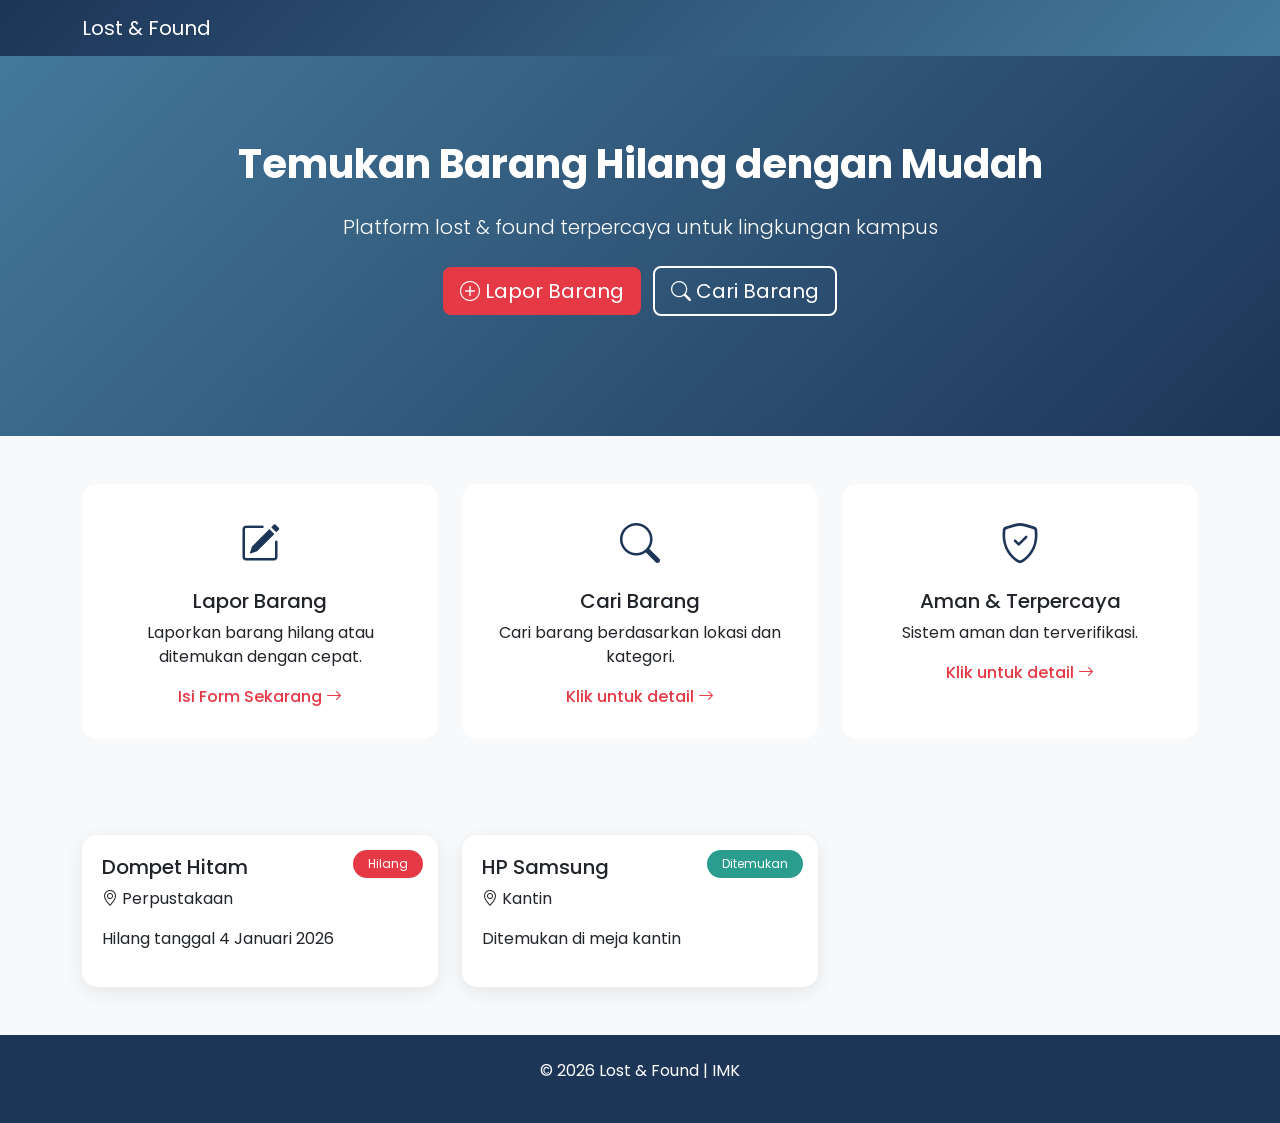
<file: index.html>
<!DOCTYPE html>
<html lang="id">
<head>
  <meta charset="UTF-8">
  <meta name="viewport" content="width=device-width, initial-scale=1.0">
  <title>Lost & Found - Temukan Barang Hilang Anda</title>

  <!-- Bootstrap -->
  <link href="https://cdn.jsdelivr.net/npm/bootstrap@5.3.3/dist/css/bootstrap.min.css" rel="stylesheet">
  <link href="https://cdn.jsdelivr.net/npm/bootstrap-icons/font/bootstrap-icons.css" rel="stylesheet">

  <!-- Google Fonts -->
  <link href="https://fonts.googleapis.com/css2?family=Poppins:wght@300;400;500;600;700&display=swap" rel="stylesheet">

  <style>
    body {
      font-family: 'Poppins', sans-serif;
    }

    .navbar {
      background: linear-gradient(135deg, #1d3557, #457b9d);
    }

    .hero {
      background: linear-gradient(135deg, #457b9d, #1d3557);
      color: white;
      padding: 140px 0 120px;
      position: relative;
    }

    .btn-hero-primary {
      background: #e63946;
      color: #fff;
    }

    .btn-hero-secondary {
      border: 2px solid #fff;
      color: #fff;
    }

    .features-section {
      background: #f8f9fa;
    }

    .feature-card {
      background: white;
      padding: 30px;
      border-radius: 15px;
      text-align: center;
      position: relative;
      transition: 0.3s;
      cursor: pointer;
      height: 100%;
    }

    .feature-card:hover {
      transform: translateY(-10px);
      box-shadow: 0 10px 30px rgba(0,0,0,0.1);
    }

    .feature-icon {
      font-size: 40px;
      color: #1d3557;
      margin-bottom: 15px;
    }

    .feature-hover {
      margin-top: 15px;
      color: #e63946;
      font-weight: 500;
    }

    .stats-section {
      background: #1d3557;
      color: white;
    }

    .stat-card {
      padding: 30px;
    }

    .stat-number {
      font-size: 36px;
      font-weight: bold;
    }

    .process-card {
      background: #fff;
      padding: 30px;
      border-radius: 15px;
      text-align: center;
      height: 100%;
      box-shadow: 0 5px 20px rgba(0,0,0,0.08);
    }

    .items-section {
      background: #f8f9fa;
    }

    .item-card {
      background: #fff;
      border-radius: 15px;
      overflow: hidden;
      box-shadow: 0 5px 20px rgba(0,0,0,0.08);
      position: relative;
    }

    .item-badge {
      position: absolute;
      top: 15px;
      right: 15px;
      padding: 5px 15px;
      border-radius: 20px;
      font-size: 12px;
      color: white;
    }

    .lost { background: #e63946; }
    .found { background: #2a9d8f; }
    .pending { background: #f4a261; }

    .item-content {
      padding: 20px;
    }

    .footer {
      background: #1d3557;
      color: #fff;
      padding-top: 40px;
    }

    .footer a {
      color: #fff;
      text-decoration: none;
    }
  </style>
</head>
<body>

<!-- NAVBAR -->
<nav class="navbar navbar-expand-lg navbar-dark fixed-top">
  <div class="container">
    <a class="navbar-brand" href="#">Lost & Found</a>
  </div>
</nav>

<!-- HERO -->
<section class="hero text-center">
  <div class="container">
    <h1 class="fw-bold mb-4">Temukan Barang Hilang dengan Mudah</h1>
    <p class="lead mb-4">Platform lost & found terpercaya untuk lingkungan kampus</p>
    <a href="forms/report-lost.html" class="btn btn-hero-primary btn-lg me-2">
      <i class="bi bi-plus-circle"></i> Lapor Barang
    </a>
    <a href="#items" class="btn btn-hero-secondary btn-lg">
      <i class="bi bi-search"></i> Cari Barang
    </a>
  </div>
</section>

<!-- FEATURES -->
<section class="features-section py-5">
  <div class="container">
    <div class="row g-4">

      <!-- LAPOR BARANG (LANGSUNG KE FORM) -->
      <div class="col-md-4">
        <div class="feature-card"
             onclick="window.location.href='forms/report-lost.html'">
          <div class="feature-icon">
            <i class="bi bi-pencil-square"></i>
          </div>
          <h5>Lapor Barang</h5>
          <p>Laporkan barang hilang atau ditemukan dengan cepat.</p>
          <div class="feature-hover">
            Isi Form Sekarang <i class="bi bi-arrow-right"></i>
          </div>
        </div>
      </div>

      <!-- CARI BARANG -->
      <div class="col-md-4">
        <div class="feature-card" data-bs-toggle="modal" data-bs-target="#fiturCari">
          <div class="feature-icon">
            <i class="bi bi-search"></i>
          </div>
          <h5>Cari Barang</h5>
          <p>Cari barang berdasarkan lokasi dan kategori.</p>
          <div class="feature-hover">
            Klik untuk detail <i class="bi bi-arrow-right"></i>
          </div>
        </div>
      </div>

      <!-- AMAN -->
      <div class="col-md-4">
        <div class="feature-card" data-bs-toggle="modal" data-bs-target="#fiturAman">
          <div class="feature-icon">
            <i class="bi bi-shield-check"></i>
          </div>
          <h5>Aman & Terpercaya</h5>
          <p>Sistem aman dan terverifikasi.</p>
          <div class="feature-hover">
            Klik untuk detail <i class="bi bi-arrow-right"></i>
          </div>
        </div>
      </div>

    </div>
  </div>
</section>

<!-- ITEMS -->
<section id="items" class="items-section py-5">
  <div class="container">
    <div class="row g-4">

      <div class="col-md-4">
        <div class="item-card">
          <div class="item-badge lost">Hilang</div>
          <div class="item-content">
            <h5>Dompet Hitam</h5>
            <p><i class="bi bi-geo-alt"></i> Perpustakaan</p>
            <p>Hilang tanggal 4 Januari 2026</p>
          </div>
        </div>
      </div>

      <div class="col-md-4">
        <div class="item-card">
          <div class="item-badge found">Ditemukan</div>
          <div class="item-content">
            <h5>HP Samsung</h5>
            <p><i class="bi bi-geo-alt"></i> Kantin</p>
            <p>Ditemukan di meja kantin</p>
          </div>
        </div>
      </div>

    </div>
  </div>
</section>

<!-- MODAL -->
<div class="modal fade" id="fiturCari" tabindex="-1">
  <div class="modal-dialog modal-dialog-centered">
    <div class="modal-content">
      <div class="modal-header">
        <h5 class="modal-title">Cari Barang</h5>
        <button class="btn-close" data-bs-dismiss="modal"></button>
      </div>
      <div class="modal-body">
        Gunakan fitur pencarian untuk menemukan barang Anda.
      </div>
    </div>
  </div>
</div>

<div class="modal fade" id="fiturAman" tabindex="-1">
  <div class="modal-dialog modal-dialog-centered">
    <div class="modal-content">
      <div class="modal-header">
        <h5 class="modal-title">Aman & Terpercaya</h5>
        <button class="btn-close" data-bs-dismiss="modal"></button>
      </div>
      <div class="modal-body">
        Data Anda dilindungi dan aman.
      </div>
    </div>
  </div>
</div>

<!-- FOOTER -->
<footer class="footer text-center py-4">
  <p>© 2026 Lost & Found | IMK</p>
</footer>

<script src="https://cdn.jsdelivr.net/npm/bootstrap@5.3.3/dist/js/bootstrap.bundle.min.js"></script>
</body>
</html>
</file>
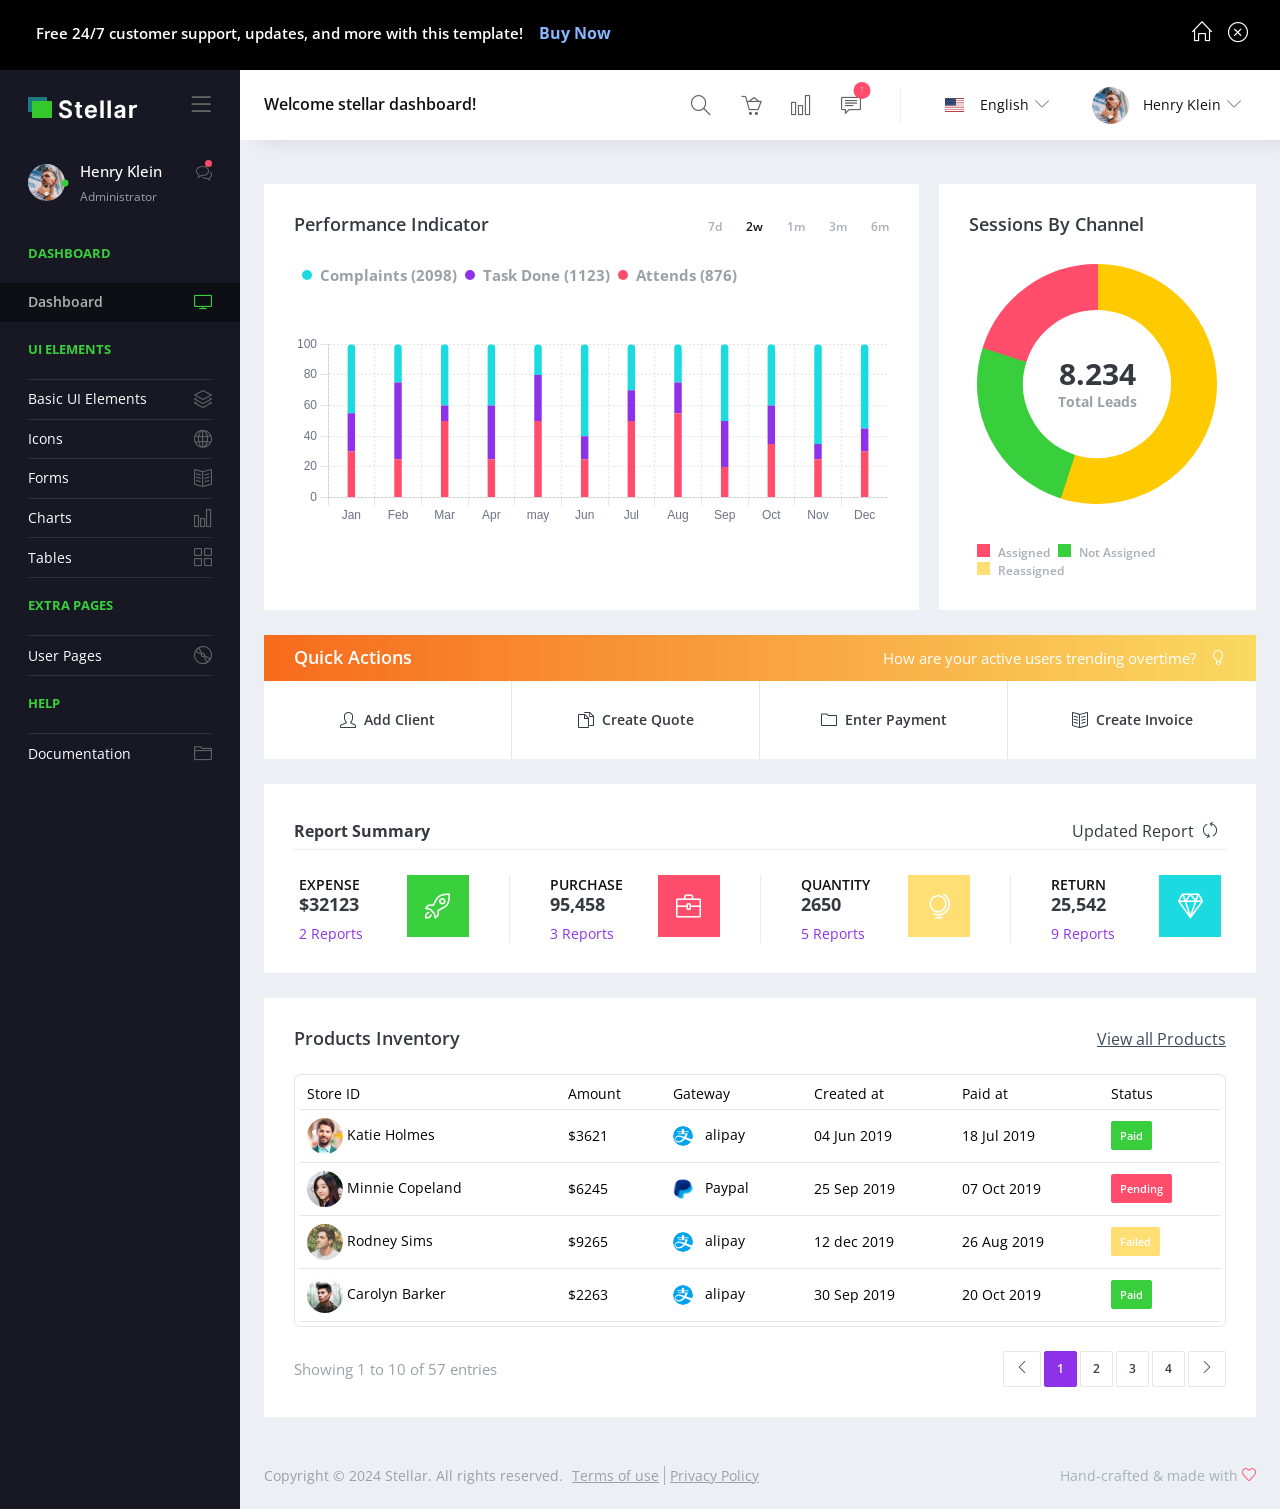
<file: dashboard/dist/index.html>
<!DOCTYPE html>
<html lang="en">
  <head>
    <!-- Required meta tags -->
    <meta charset="utf-8">
    <meta name="viewport" content="width=device-width, initial-scale=1, shrink-to-fit=no">
    <title>Stellar Admin</title>
    <!-- plugins:css -->
    <link rel="stylesheet" href="assets/vendors/simple-line-icons/css/simple-line-icons.css">
    <link rel="stylesheet" href="assets/vendors/flag-icon-css/css/flag-icons.min.css">
    <link rel="stylesheet" href="assets/vendors/css/vendor.bundle.base.css">
    <!-- endinject -->
    <!-- Plugin css for this page -->
    <link rel="stylesheet" href="assets/vendors/font-awesome/css/font-awesome.min.css" />
    <link rel="stylesheet" href="assets/vendors/bootstrap-datepicker/bootstrap-datepicker.min.css">
    <link rel="stylesheet" href="assets/vendors/jvectormap/jquery-jvectormap.css">
    <link rel="stylesheet" href="assets/vendors/daterangepicker/daterangepicker.css">
    <link rel="stylesheet" href="assets/vendors/chartist/chartist.min.css">
    <!-- End plugin css for this page -->
    <!-- inject:css -->
    <!-- endinject -->
    <!-- Layout styles -->
    <link rel="stylesheet" href="assets/css/vertical-light-layout/style.css">
    <!-- End layout styles -->
    <link rel="shortcut icon" href="assets/images/favicon.png" />
  </head>
  <body>
    <div class="container-scroller">
      <div class="row p-0 m-0 proBanner" id="proBanner">
        <div class="col-md-12 p-0 m-0">
          <div class="card-body card-body-padding d-flex align-items-center justify-content-between">
            <div class="ps-lg-1">
              <div class="d-flex align-items-center justify-content-between">
                <p class="mb-0 font-weight-medium me-3 buy-now-text">Free 24/7 customer support, updates, and more with this template!</p>
                <a href="https://www.bootstrapdash.com/product/stellar-admin-template/" target="_blank" class="btn me-2 buy-now-btn border-0">Buy Now</a>
              </div>
            </div>
            <div class="d-flex align-items-center justify-content-between">
              <a href="https://www.bootstrapdash.com/product/stellar-admin-template/"><i class="icon-home me-3 text-white"></i></a>
              <button id="bannerClose" class="btn border-0 p-0">
                <i class="icon-close text-white me-0"></i>
              </button>
            </div>
          </div>
        </div>
      </div>
      <!-- partial:partials/_navbar.html -->
      <nav class="navbar default-layout-navbar col-lg-12 col-12 p-0 fixed-top d-flex flex-row">
        <div class="text-center navbar-brand-wrapper d-flex align-items-center justify-content-center">
          <a class="navbar-brand brand-logo" href="index.html">
            <img src="assets/images/logo.svg" alt="logo" class="logo-dark" />
            <img src="assets/images/logo-light.svg" alt="logo-light" class="logo-light">
          </a>
          <a class="navbar-brand brand-logo-mini" href="index.html"><img src="assets/images/logo-mini.svg" alt="logo" /></a>
          <button class="navbar-toggler navbar-toggler align-self-center" type="button" data-toggle="minimize">
            <span class="icon-menu"></span>
          </button>
        </div>
        <div class="navbar-menu-wrapper d-flex align-items-center">
          <h5 class="mb-0 font-weight-medium d-none d-lg-flex">Welcome stellar dashboard!</h5>
          <ul class="navbar-nav navbar-nav-right">
            <form class="search-form d-none d-md-block" action="#">
              <i class="icon-magnifier"></i>
              <input type="search" class="form-control" placeholder="Search Here" title="Search here">
            </form>
            <li class="nav-item"><a href="#" class="nav-link"><i class="icon-basket-loaded"></i></a></li>
            <li class="nav-item"><a href="#" class="nav-link"><i class="icon-chart"></i></a></li>
            <li class="nav-item dropdown">
              <a class="nav-link count-indicator message-dropdown" id="messageDropdown" href="#" data-bs-toggle="dropdown" aria-expanded="false">
                <i class="icon-speech"></i>
                <span class="count">7</span>
              </a>
              <div class="dropdown-menu dropdown-menu-right navbar-dropdown preview-list pb-0" aria-labelledby="messageDropdown">
                <a class="dropdown-item py-3">
                  <p class="mb-0 font-weight-medium float-start me-2">You have 7 unread mails </p>
                  <span class="badge badge-pill badge-primary float-end">View all</span>
                </a>
                <div class="dropdown-divider"></div>
                <a class="dropdown-item preview-item">
                  <div class="preview-thumbnail">
                    <img src="assets/images/faces/face10.jpg" alt="image" class="img-sm profile-pic">
                  </div>
                  <div class="preview-item-content flex-grow py-2">
                    <p class="preview-subject ellipsis font-weight-medium text-dark">Marian Garner </p>
                    <p class="font-weight-light small-text"> The meeting is cancelled </p>
                  </div>
                </a>
                <a class="dropdown-item preview-item">
                  <div class="preview-thumbnail">
                    <img src="assets/images/faces/face12.jpg" alt="image" class="img-sm profile-pic">
                  </div>
                  <div class="preview-item-content flex-grow py-2">
                    <p class="preview-subject ellipsis font-weight-medium text-dark">David Grey </p>
                    <p class="font-weight-light small-text"> The meeting is cancelled </p>
                  </div>
                </a>
                <a class="dropdown-item preview-item">
                  <div class="preview-thumbnail">
                    <img src="assets/images/faces/face1.jpg" alt="image" class="img-sm profile-pic">
                  </div>
                  <div class="preview-item-content flex-grow py-2">
                    <p class="preview-subject ellipsis font-weight-medium text-dark">Travis Jenkins </p>
                    <p class="font-weight-light small-text"> The meeting is cancelled </p>
                  </div>
                </a>
              </div>
            </li>
            <li class="nav-item dropdown language-dropdown d-none d-sm-flex align-items-center">
              <a class="nav-link d-flex align-items-center dropdown-toggle" id="LanguageDropdown" href="#" data-bs-toggle="dropdown" aria-expanded="false">
                <div class="d-inline-flex">
                  <i class="flag-icon flag-icon-us"></i>
                </div>
                <span class="profile-text font-weight-normal">English</span>
              </a>
              <div class="dropdown-menu dropdown-menu-left navbar-dropdown py-2" aria-labelledby="LanguageDropdown">
                <a class="dropdown-item">
                  <i class="flag-icon flag-icon-us"></i> English </a>
                <a class="dropdown-item">
                  <i class="flag-icon flag-icon-fr"></i> French </a>
                <a class="dropdown-item">
                  <i class="flag-icon flag-icon-ae"></i> Arabic </a>
                <a class="dropdown-item">
                  <i class="flag-icon flag-icon-ru"></i> Russian </a>
              </div>
            </li>
            <li class="nav-item dropdown d-none d-xl-inline-flex user-dropdown">
              <a class="nav-link dropdown-toggle" id="UserDropdown" href="#" data-bs-toggle="dropdown" aria-expanded="false">
                <img class="img-xs rounded-circle ms-2" src="assets/images/faces/face8.jpg" alt="Profile image"> <span class="font-weight-normal"> Henry Klein </span></a>
              <div class="dropdown-menu dropdown-menu-right navbar-dropdown" aria-labelledby="UserDropdown">
                <div class="dropdown-header text-center">
                  <img class="img-md rounded-circle" src="assets/images/faces/face8.jpg" alt="Profile image">
                  <p class="mb-1 mt-3">Henry Klein</p>
                  <p class="font-weight-light text-muted mb-0">kleinhenry@gmail.com</p>
                </div>
                <a class="dropdown-item"><i class="dropdown-item-icon icon-user text-primary"></i> My Profile <span class="badge badge-pill badge-danger">1</span></a>
                <a class="dropdown-item"><i class="dropdown-item-icon icon-speech text-primary"></i> Messages</a>
                <a class="dropdown-item"><i class="dropdown-item-icon icon-energy text-primary"></i> Activity</a>
                <a class="dropdown-item"><i class="dropdown-item-icon icon-question text-primary"></i> FAQ</a>
                <a class="dropdown-item"><i class="dropdown-item-icon icon-power text-primary"></i>Sign Out</a>
              </div>
            </li>
          </ul>
          <button class="navbar-toggler navbar-toggler-right d-lg-none align-self-center" type="button" data-toggle="offcanvas">
            <span class="icon-menu"></span>
          </button>
        </div>
      </nav>
      <!-- partial -->
      <div class="container-fluid page-body-wrapper">
        <!-- partial:partials/_sidebar.html -->
        <nav class="sidebar sidebar-offcanvas" id="sidebar">
          <ul class="nav">
            <li class="nav-item navbar-brand-mini-wrapper">
              <a class="nav-link navbar-brand brand-logo-mini" href="index.html"><img src="assets/images/logo-mini.svg" alt="logo" /></a>
            </li>
            <li class="nav-item nav-profile">
              <a href="#" class="nav-link">
                <div class="profile-image">
                  <img class="img-xs rounded-circle" src="assets/images/faces/face8.jpg" alt="profile image">
                  <div class="dot-indicator bg-success"></div>
                </div>
                <div class="text-wrapper">
                  <p class="profile-name">Henry Klein</p>
                  <p class="designation">Administrator</p>
                </div>
                <div class="icon-container">
                  <i class="icon-bubbles"></i>
                  <div class="dot-indicator bg-danger"></div>
                </div>
              </a>
            </li>
            <li class="nav-item nav-category">
              <span class="nav-link">Dashboard</span>
            </li>
            <li class="nav-item">
              <a class="nav-link" href="index.html">
                <span class="menu-title">Dashboard</span>
                <i class="icon-screen-desktop menu-icon"></i>
              </a>
            </li>
            <li class="nav-item nav-category"><span class="nav-link">UI Elements</span></li>
            <li class="nav-item">
              <a class="nav-link" data-bs-toggle="collapse" href="#ui-basic" aria-expanded="false" aria-controls="ui-basic">
                <span class="menu-title">Basic UI Elements</span>
                <i class="icon-layers menu-icon"></i>
              </a>
              <div class="collapse" id="ui-basic">
                <ul class="nav flex-column sub-menu">
                  <li class="nav-item"> <a class="nav-link" href="pages/ui-features/buttons.html">Buttons</a></li>
                  <li class="nav-item"> <a class="nav-link" href="pages/ui-features/dropdowns.html">Dropdowns</a></li>
                  <li class="nav-item"> <a class="nav-link" href="pages/ui-features/typography.html">Typography</a></li>
                </ul>
              </div>
            </li>
            <li class="nav-item">
              <a class="nav-link" data-bs-toggle="collapse" href="#icons" aria-expanded="false" aria-controls="icons">
                <span class="menu-title">Icons</span>
                <i class="icon-globe menu-icon"></i>
              </a>
              <div class="collapse" id="icons">
                <ul class="nav flex-column sub-menu">
                  <li class="nav-item"> <a class="nav-link" href="pages/icons/font-awesome.html">Font Awesome</a></li>
                </ul>
              </div>
            </li>
            <li class="nav-item">
              <a class="nav-link" data-bs-toggle="collapse" href="#forms" aria-expanded="false" aria-controls="forms">
                <span class="menu-title">Forms</span>
                <i class="icon-book-open menu-icon"></i>
              </a>
              <div class="collapse" id="forms">
                <ul class="nav flex-column sub-menu">
                  <li class="nav-item"> <a class="nav-link" href="pages/forms/basic_elements.html">Form Elements</a></li>
                </ul>
              </div>
            </li>
            <li class="nav-item">
              <a class="nav-link" data-bs-toggle="collapse" href="#charts" aria-expanded="false" aria-controls="charts">
                <span class="menu-title">Charts</span>
                <i class="icon-chart menu-icon"></i>
              </a>
              <div class="collapse" id="charts">
                <ul class="nav flex-column sub-menu">
                  <li class="nav-item"> <a class="nav-link" href="pages/charts/chartjs.html">ChartJs</a></li>
                </ul>
              </div>
            </li>
            <li class="nav-item">
              <a class="nav-link" data-bs-toggle="collapse" href="#tables" aria-expanded="false" aria-controls="tables">
                <span class="menu-title">Tables</span>
                <i class="icon-grid menu-icon"></i>
              </a>
              <div class="collapse" id="tables">
                <ul class="nav flex-column sub-menu">
                  <li class="nav-item"> <a class="nav-link" href="pages/tables/basic-table.html">Basic Table</a></li>
                </ul>
              </div>
            </li>
            <li class="nav-item nav-category"><span class="nav-link">Extra Pages</span></li>
            <li class="nav-item">
              <a class="nav-link" data-bs-toggle="collapse" href="#auth" aria-expanded="false" aria-controls="auth">
                <span class="menu-title">User Pages</span>
                <i class="icon-disc menu-icon"></i>
              </a>
              <div class="collapse" id="auth">
                <ul class="nav flex-column sub-menu">
                  <li class="nav-item"> <a class="nav-link" href="pages/samples/blank-page.html"> Blank Page </a></li>
                  <li class="nav-item"> <a class="nav-link" href="pages/samples/login.html"> Login </a></li>
                  <li class="nav-item"> <a class="nav-link" href="pages/samples/register.html"> Register </a></li>
                  <li class="nav-item"> <a class="nav-link" href="pages/samples/error-404.html"> 404 </a></li>
                  <li class="nav-item"> <a class="nav-link" href="pages/samples/error-500.html"> 500 </a></li>
                </ul>
              </div>
            </li>
            <li class="nav-item nav-category"><span class="nav-link">Help</span></li>
            <li class="nav-item">
              <a class="nav-link" href="../../docs/documentation.html" target="_blank">
                <span class="menu-title">Documentation</span>
                <i class="icon-folder-alt menu-icon"></i>
              </a>
            </li>
          </ul>
        </nav>
        <!-- partial -->
        <div class="main-panel">
          <div class="content-wrapper">
            <div class="row">
              <div class="col-md-8 grid-margin stretch-card">
                <div class="card">
                  <div class="card-body performane-indicator-card">
                    <div class="d-sm-flex">
                      <h4 class="card-title flex-shrink-1">Performance Indicator</h4>
                      <p class="m-sm-0 ms-sm-auto flex-shrink-0">
                        <span class="data-time-range ms-0">7d</span>
                        <span class="data-time-range active">2w</span>
                        <span class="data-time-range">1m</span>
                        <span class="data-time-range">3m</span>
                        <span class="data-time-range">6m</span>
                      </p>
                    </div>
                    <div class="d-sm-flex flex-wrap mt-3">
                      <div class="d-flex align-items-center">
                        <span class="dot-indicator bg-primary ms-2"></span>
                        <p class="mb-0 ms-2 text-muted font-weight-semibold">Complaints (2098)</p>
                      </div>
                      <div class="d-flex align-items-center">
                        <span class="dot-indicator bg-info ms-2"></span>
                        <p class="mb-0 ms-2 text-muted font-weight-semibold"> Task Done (1123)</p>
                      </div>
                      <div class="d-flex align-items-center">
                        <span class="dot-indicator bg-danger ms-2"></span>
                        <p class="mb-0 ms-2 text-muted font-weight-semibold">Attends (876)</p>
                      </div>
                    </div>
                    <div class="dotted-chart-height">
                      <canvas id="performance-indicator-chart" class="mt-5"></canvas>
                    </div>
                  </div>
                </div>
              </div>
              <div class="col-md-4 grid-margin stretch-card">
                <div class="card">
                  <div class="card-body">
                    <h4 class="card-title">Sessions by channel</h4>
                    <div class="aligner-wrapper py-3">
                      <div class="doughnut-chart-height">
                        <canvas id="sessionsDoughnutChart" height="210"></canvas>
                      </div>
                      <div class="wrapper d-flex flex-column justify-content-center absolute absolute-center">
                        <h2 class="text-center mb-0 font-weight-bold">8.234</h2>
                        <small class="d-block text-center text-muted  font-weight-semibold mb-0">Total Leads</small>
                      </div>
                    </div>
                    <div class="wrapper mt-4 d-flex flex-wrap align-items-cente">
                      <div class="d-flex">
                        <span class="square-indicator bg-danger ms-2"></span>
                        <p class="mb-0 ms-2">Assigned</p>
                      </div>
                      <div class="d-flex">
                        <span class="square-indicator bg-success ms-2"></span>
                        <p class="mb-0 ms-2">Not Assigned</p>
                      </div>
                      <div class="d-flex">
                        <span class="square-indicator bg-warning ms-2"></span>
                        <p class="mb-0 ms-2">Reassigned</p>
                      </div>
                    </div>
                  </div>
                </div>
              </div>
            </div>
            <!-- Quick Action Toolbar Starts-->
            <div class="row quick-action-toolbar">
              <div class="col-md-12 grid-margin">
                <div class="card">
                  <div class="card-header d-block d-md-flex">
                    <h5 class="mb-0">Quick Actions</h5>
                    <p class="ms-auto mb-0">How are your active users trending overtime?<i class="icon-bulb"></i></p>
                  </div>
                  <div class="d-md-flex row m-0 quick-action-btns" role="group" aria-label="Quick action buttons">
                    <div class="col-sm-6 col-md-3 p-3 text-center btn-wrapper">
                      <button type="button" class="btn px-0"> <i class="icon-user me-2"></i> Add Client</button>
                    </div>
                    <div class="col-sm-6 col-md-3 p-3 text-center btn-wrapper">
                      <button type="button" class="btn px-0"><i class="icon-docs me-2"></i> Create Quote</button>
                    </div>
                    <div class="col-sm-6 col-md-3 p-3 text-center btn-wrapper">
                      <button type="button" class="btn px-0"><i class="icon-folder me-2"></i> Enter Payment</button>
                    </div>
                    <div class="col-sm-6 col-md-3 p-3 text-center btn-wrapper">
                      <button type="button" class="btn px-0"><i class="icon-book-open me-2"></i>Create Invoice</button>
                    </div>
                  </div>
                </div>
              </div>
            </div>
            <!-- Quick Action Toolbar Ends-->
            <div class="row">
              <div class="col-md-12 grid-margin">
                <div class="card">
                  <div class="card-body">
                    <div class="row">
                      <div class="col-md-12">
                        <div class="d-sm-flex align-items-baseline report-summary-header">
                          <h5 class="font-weight-semibold">Report Summary</h5> <span class="ms-auto">Updated Report</span> <button class="btn btn-icons border-0 p-2"><i class="icon-refresh"></i></button>
                        </div>
                      </div>
                    </div>
                    <div class="row report-inner-cards-wrapper">
                      <div class=" col-md -6 col-xl report-inner-card">
                        <div class="inner-card-text">
                          <span class="report-title">EXPENSE</span>
                          <h4>$32123</h4>
                          <span class="report-count"> 2 Reports</span>
                        </div>
                        <div class="inner-card-icon bg-success">
                          <i class="icon-rocket"></i>
                        </div>
                      </div>
                      <div class="col-md-6 col-xl report-inner-card">
                        <div class="inner-card-text">
                          <span class="report-title">PURCHASE</span>
                          <h4>95,458</h4>
                          <span class="report-count"> 3 Reports</span>
                        </div>
                        <div class="inner-card-icon bg-danger">
                          <i class="icon-briefcase"></i>
                        </div>
                      </div>
                      <div class="col-md-6 col-xl report-inner-card">
                        <div class="inner-card-text">
                          <span class="report-title">QUANTITY</span>
                          <h4>2650</h4>
                          <span class="report-count"> 5 Reports</span>
                        </div>
                        <div class="inner-card-icon bg-warning">
                          <i class="icon-globe-alt"></i>
                        </div>
                      </div>
                      <div class="col-md-6 col-xl report-inner-card">
                        <div class="inner-card-text">
                          <span class="report-title">RETURN</span>
                          <h4>25,542</h4>
                          <span class="report-count"> 9 Reports</span>
                        </div>
                        <div class="inner-card-icon bg-primary">
                          <i class="icon-diamond"></i>
                        </div>
                      </div>
                    </div>
                  </div>
                </div>
              </div>
            </div>
            <div class="row">
              <div class="col-md-12 grid-margin stretch-card">
                <div class="card">
                  <div class="card-body">
                    <div class="d-sm-flex align-items-center mb-4">
                      <h4 class="card-title mb-sm-0">Products Inventory</h4>
                      <a href="#" class="text-dark ms-auto mb-3 mb-sm-0"> View all Products</a>
                    </div>
                    <div class="table-responsive border rounded p-1">
                      <table class="table">
                        <thead>
                          <tr>
                            <th class="font-weight-bold">Store ID</th>
                            <th class="font-weight-bold">Amount</th>
                            <th class="font-weight-bold">Gateway</th>
                            <th class="font-weight-bold">Created at</th>
                            <th class="font-weight-bold">Paid at</th>
                            <th class="font-weight-bold">Status</th>
                          </tr>
                        </thead>
                        <tbody>
                          <tr>
                            <td>
                              <img class="img-sm rounded-circle" src="assets/images/faces/face1.jpg" alt="profile image"> Katie Holmes
                            </td>
                            <td>$3621</td>
                            <td><img src="assets/images/dashboard/alipay.png" alt="alipay" class="gateway-icon me-2"> alipay</td>
                            <td>04 Jun 2019</td>
                            <td>18 Jul 2019</td>
                            <td>
                              <div class="badge badge-success p-2">Paid</div>
                            </td>
                          </tr>
                          <tr>
                            <td>
                              <img class="img-sm rounded-circle" src="assets/images/faces/face2.jpg" alt="profile image"> Minnie Copeland
                            </td>
                            <td>$6245</td>
                            <td><img src="assets/images/dashboard/paypal.png" alt="alipay" class="gateway-icon me-2"> Paypal</td>
                            <td>25 Sep 2019</td>
                            <td>07 Oct 2019</td>
                            <td>
                              <div class="badge badge-danger p-2">Pending</div>
                            </td>
                          </tr>
                          <tr>
                            <td>
                              <img class="img-sm rounded-circle" src="assets/images/faces/face3.jpg" alt="profile image"> Rodney Sims
                            </td>
                            <td>$9265</td>
                            <td><img src="assets/images/dashboard/alipay.png" alt="alipay" class="gateway-icon me-2"> alipay</td>
                            <td>12 dec 2019</td>
                            <td>26 Aug 2019</td>
                            <td>
                              <div class="badge badge-warning p-2">Failed</div>
                            </td>
                          </tr>
                          <tr>
                            <td>
                              <img class="img-sm rounded-circle" src="assets/images/faces/face4.jpg" alt="profile image"> Carolyn Barker
                            </td>
                            <td>$2263</td>
                            <td><img src="assets/images/dashboard/alipay.png" alt="alipay" class="gateway-icon me-2"> alipay</td>
                            <td>30 Sep 2019</td>
                            <td>20 Oct 2019</td>
                            <td>
                              <div class="badge badge-success p-2">Paid</div>
                            </td>
                          </tr>
                        </tbody>
                      </table>
                    </div>
                    <div class="d-flex mt-4 flex-wrap align-items-center">
                      <p class="text-muted mb-sm-0">Showing 1 to 10 of 57 entries</p>
                      <nav class="ms-auto">
                        <ul class="pagination separated pagination-info mb-sm-0">
                          <li class="page-item"><a href="#" class="page-link"><i class="icon-arrow-left"></i></a></li>
                          <li class="page-item active"><a href="#" class="page-link">1</a></li>
                          <li class="page-item"><a href="#" class="page-link">2</a></li>
                          <li class="page-item"><a href="#" class="page-link">3</a></li>
                          <li class="page-item"><a href="#" class="page-link">4</a></li>
                          <li class="page-item"><a href="#" class="page-link"><i class="icon-arrow-right"></i></a></li>
                        </ul>
                      </nav>
                    </div>
                  </div>
                </div>
              </div>
            </div>
            
          </div>
          <!-- content-wrapper ends -->
          <!-- partial:partials/_footer.html -->
          <footer class="footer">
            <div class="d-sm-flex justify-content-center justify-content-sm-between">
              <span class="text-muted text-center text-sm-left d-block d-sm-inline-block">Copyright © 2024 Stellar. All rights reserved. <a href="#"> Terms of use</a><a href="#">Privacy Policy</a></span>
              <span class="float-none float-sm-right d-block mt-1 mt-sm-0 text-center">Hand-crafted & made with <i class="icon-heart text-danger"></i></span>
            </div>
          </footer>
          <!-- partial -->
        </div>
        <!-- main-panel ends -->
      </div>
      <!-- page-body-wrapper ends -->
    </div>
    <!-- container-scroller -->
    <!-- plugins:js -->
    <script src="assets/vendors/js/vendor.bundle.base.js"></script>
    <!-- endinject -->
    <!-- Plugin js for this page -->
    <script src="assets/vendors/chart.js/chart.umd.js"></script>
    <script src="assets/vendors/jvectormap/jquery-jvectormap.min.js"></script>
    <script src="assets/vendors/jvectormap/jquery-jvectormap-world-mill-en.js"></script>
    <script src="assets/vendors/bootstrap-datepicker/bootstrap-datepicker.min.js"></script>
    <script src="assets/vendors/moment/moment.min.js"></script>
    <script src="assets/vendors/daterangepicker/daterangepicker.js"></script>
    <script src="assets/vendors/chartist/chartist.min.js"></script>
    <script src="assets/vendors/progressbar.js/progressbar.min.js"></script>
    <script src="assets/js/jquery.cookie.js"></script>
    <!-- End plugin js for this page -->
    <!-- inject:js -->
    <script src="assets/js/off-canvas.js"></script>
    <script src="assets/js/hoverable-collapse.js"></script>
    <script src="assets/js/misc.js"></script>
    <script src="assets/js/settings.js"></script>
    <script src="assets/js/todolist.js"></script>
    <!-- endinject -->
    <!-- Custom js for this page -->
    <script src="assets/js/dashboard.js"></script>
    <!-- End custom js for this page -->
  </body>
</html>
</file>
<file: dashboard/dist/assets/vendors/simple-line-icons/css/simple-line-icons.css>
/*
* Font Face
*/
@font-face {
  font-family: 'simple-line-icons';
  src: url('../fonts/Simple-Line-Icons.eot?v=2.4.0');
  src: url('../fonts/Simple-Line-Icons.eot?v=2.4.0#iefix') format('embedded-opentype'), url('../fonts/Simple-Line-Icons.woff2?v=2.4.0') format('woff2'), url('../fonts/Simple-Line-Icons.ttf?v=2.4.0') format('truetype'), url('../fonts/Simple-Line-Icons.woff?v=2.4.0') format('woff'), url('../fonts/Simple-Line-Icons.svg?v=2.4.0#simple-line-icons') format('svg');
  font-weight: normal;
  font-style: normal;
}
/*
 Use the following code if you want to have a class per icon.
 Instead of a list of all class selectors, you can use the generic [class*="icon-"] selector,
 but it's slower.
*/
.icon-user,
.icon-people,
.icon-user-female,
.icon-user-follow,
.icon-user-following,
.icon-user-unfollow,
.icon-login,
.icon-logout,
.icon-emotsmile,
.icon-phone,
.icon-call-end,
.icon-call-in,
.icon-call-out,
.icon-map,
.icon-location-pin,
.icon-direction,
.icon-directions,
.icon-compass,
.icon-layers,
.icon-menu,
.icon-list,
.icon-options-vertical,
.icon-options,
.icon-arrow-down,
.icon-arrow-left,
.icon-arrow-right,
.icon-arrow-up,
.icon-arrow-up-circle,
.icon-arrow-left-circle,
.icon-arrow-right-circle,
.icon-arrow-down-circle,
.icon-check,
.icon-clock,
.icon-plus,
.icon-minus,
.icon-close,
.icon-event,
.icon-exclamation,
.icon-organization,
.icon-trophy,
.icon-screen-smartphone,
.icon-screen-desktop,
.icon-plane,
.icon-notebook,
.icon-mustache,
.icon-mouse,
.icon-magnet,
.icon-energy,
.icon-disc,
.icon-cursor,
.icon-cursor-move,
.icon-crop,
.icon-chemistry,
.icon-speedometer,
.icon-shield,
.icon-screen-tablet,
.icon-magic-wand,
.icon-hourglass,
.icon-graduation,
.icon-ghost,
.icon-game-controller,
.icon-fire,
.icon-eyeglass,
.icon-envelope-open,
.icon-envelope-letter,
.icon-bell,
.icon-badge,
.icon-anchor,
.icon-wallet,
.icon-vector,
.icon-speech,
.icon-puzzle,
.icon-printer,
.icon-present,
.icon-playlist,
.icon-pin,
.icon-picture,
.icon-handbag,
.icon-globe-alt,
.icon-globe,
.icon-folder-alt,
.icon-folder,
.icon-film,
.icon-feed,
.icon-drop,
.icon-drawer,
.icon-docs,
.icon-doc,
.icon-diamond,
.icon-cup,
.icon-calculator,
.icon-bubbles,
.icon-briefcase,
.icon-book-open,
.icon-basket-loaded,
.icon-basket,
.icon-bag,
.icon-action-undo,
.icon-action-redo,
.icon-wrench,
.icon-umbrella,
.icon-trash,
.icon-tag,
.icon-support,
.icon-frame,
.icon-size-fullscreen,
.icon-size-actual,
.icon-shuffle,
.icon-share-alt,
.icon-share,
.icon-rocket,
.icon-question,
.icon-pie-chart,
.icon-pencil,
.icon-note,
.icon-loop,
.icon-home,
.icon-grid,
.icon-graph,
.icon-microphone,
.icon-music-tone-alt,
.icon-music-tone,
.icon-earphones-alt,
.icon-earphones,
.icon-equalizer,
.icon-like,
.icon-dislike,
.icon-control-start,
.icon-control-rewind,
.icon-control-play,
.icon-control-pause,
.icon-control-forward,
.icon-control-end,
.icon-volume-1,
.icon-volume-2,
.icon-volume-off,
.icon-calendar,
.icon-bulb,
.icon-chart,
.icon-ban,
.icon-bubble,
.icon-camrecorder,
.icon-camera,
.icon-cloud-download,
.icon-cloud-upload,
.icon-envelope,
.icon-eye,
.icon-flag,
.icon-heart,
.icon-info,
.icon-key,
.icon-link,
.icon-lock,
.icon-lock-open,
.icon-magnifier,
.icon-magnifier-add,
.icon-magnifier-remove,
.icon-paper-clip,
.icon-paper-plane,
.icon-power,
.icon-refresh,
.icon-reload,
.icon-settings,
.icon-star,
.icon-symbol-female,
.icon-symbol-male,
.icon-target,
.icon-credit-card,
.icon-paypal,
.icon-social-tumblr,
.icon-social-twitter,
.icon-social-facebook,
.icon-social-instagram,
.icon-social-linkedin,
.icon-social-pinterest,
.icon-social-github,
.icon-social-google,
.icon-social-reddit,
.icon-social-skype,
.icon-social-dribbble,
.icon-social-behance,
.icon-social-foursqare,
.icon-social-soundcloud,
.icon-social-spotify,
.icon-social-stumbleupon,
.icon-social-youtube,
.icon-social-dropbox,
.icon-social-vkontakte,
.icon-social-steam {
  font-family: 'simple-line-icons';
  speak: none;
  font-style: normal;
  font-weight: normal;
  font-variant: normal;
  text-transform: none;
  line-height: 1;
  /* Better Font Rendering =========== */
  -webkit-font-smoothing: antialiased;
  -moz-osx-font-smoothing: grayscale;
}
.icon-user:before {
  content: "\e005";
}
.icon-people:before {
  content: "\e001";
}
.icon-user-female:before {
  content: "\e000";
}
.icon-user-follow:before {
  content: "\e002";
}
.icon-user-following:before {
  content: "\e003";
}
.icon-user-unfollow:before {
  content: "\e004";
}
.icon-login:before {
  content: "\e066";
}
.icon-logout:before {
  content: "\e065";
}
.icon-emotsmile:before {
  content: "\e021";
}
.icon-phone:before {
  content: "\e600";
}
.icon-call-end:before {
  content: "\e048";
}
.icon-call-in:before {
  content: "\e047";
}
.icon-call-out:before {
  content: "\e046";
}
.icon-map:before {
  content: "\e033";
}
.icon-location-pin:before {
  content: "\e096";
}
.icon-direction:before {
  content: "\e042";
}
.icon-directions:before {
  content: "\e041";
}
.icon-compass:before {
  content: "\e045";
}
.icon-layers:before {
  content: "\e034";
}
.icon-menu:before {
  content: "\e601";
}
.icon-list:before {
  content: "\e067";
}
.icon-options-vertical:before {
  content: "\e602";
}
.icon-options:before {
  content: "\e603";
}
.icon-arrow-down:before {
  content: "\e604";
}
.icon-arrow-left:before {
  content: "\e605";
}
.icon-arrow-right:before {
  content: "\e606";
}
.icon-arrow-up:before {
  content: "\e607";
}
.icon-arrow-up-circle:before {
  content: "\e078";
}
.icon-arrow-left-circle:before {
  content: "\e07a";
}
.icon-arrow-right-circle:before {
  content: "\e079";
}
.icon-arrow-down-circle:before {
  content: "\e07b";
}
.icon-check:before {
  content: "\e080";
}
.icon-clock:before {
  content: "\e081";
}
.icon-plus:before {
  content: "\e095";
}
.icon-minus:before {
  content: "\e615";
}
.icon-close:before {
  content: "\e082";
}
.icon-event:before {
  content: "\e619";
}
.icon-exclamation:before {
  content: "\e617";
}
.icon-organization:before {
  content: "\e616";
}
.icon-trophy:before {
  content: "\e006";
}
.icon-screen-smartphone:before {
  content: "\e010";
}
.icon-screen-desktop:before {
  content: "\e011";
}
.icon-plane:before {
  content: "\e012";
}
.icon-notebook:before {
  content: "\e013";
}
.icon-mustache:before {
  content: "\e014";
}
.icon-mouse:before {
  content: "\e015";
}
.icon-magnet:before {
  content: "\e016";
}
.icon-energy:before {
  content: "\e020";
}
.icon-disc:before {
  content: "\e022";
}
.icon-cursor:before {
  content: "\e06e";
}
.icon-cursor-move:before {
  content: "\e023";
}
.icon-crop:before {
  content: "\e024";
}
.icon-chemistry:before {
  content: "\e026";
}
.icon-speedometer:before {
  content: "\e007";
}
.icon-shield:before {
  content: "\e00e";
}
.icon-screen-tablet:before {
  content: "\e00f";
}
.icon-magic-wand:before {
  content: "\e017";
}
.icon-hourglass:before {
  content: "\e018";
}
.icon-graduation:before {
  content: "\e019";
}
.icon-ghost:before {
  content: "\e01a";
}
.icon-game-controller:before {
  content: "\e01b";
}
.icon-fire:before {
  content: "\e01c";
}
.icon-eyeglass:before {
  content: "\e01d";
}
.icon-envelope-open:before {
  content: "\e01e";
}
.icon-envelope-letter:before {
  content: "\e01f";
}
.icon-bell:before {
  content: "\e027";
}
.icon-badge:before {
  content: "\e028";
}
.icon-anchor:before {
  content: "\e029";
}
.icon-wallet:before {
  content: "\e02a";
}
.icon-vector:before {
  content: "\e02b";
}
.icon-speech:before {
  content: "\e02c";
}
.icon-puzzle:before {
  content: "\e02d";
}
.icon-printer:before {
  content: "\e02e";
}
.icon-present:before {
  content: "\e02f";
}
.icon-playlist:before {
  content: "\e030";
}
.icon-pin:before {
  content: "\e031";
}
.icon-picture:before {
  content: "\e032";
}
.icon-handbag:before {
  content: "\e035";
}
.icon-globe-alt:before {
  content: "\e036";
}
.icon-globe:before {
  content: "\e037";
}
.icon-folder-alt:before {
  content: "\e039";
}
.icon-folder:before {
  content: "\e089";
}
.icon-film:before {
  content: "\e03a";
}
.icon-feed:before {
  content: "\e03b";
}
.icon-drop:before {
  content: "\e03e";
}
.icon-drawer:before {
  content: "\e03f";
}
.icon-docs:before {
  content: "\e040";
}
.icon-doc:before {
  content: "\e085";
}
.icon-diamond:before {
  content: "\e043";
}
.icon-cup:before {
  content: "\e044";
}
.icon-calculator:before {
  content: "\e049";
}
.icon-bubbles:before {
  content: "\e04a";
}
.icon-briefcase:before {
  content: "\e04b";
}
.icon-book-open:before {
  content: "\e04c";
}
.icon-basket-loaded:before {
  content: "\e04d";
}
.icon-basket:before {
  content: "\e04e";
}
.icon-bag:before {
  content: "\e04f";
}
.icon-action-undo:before {
  content: "\e050";
}
.icon-action-redo:before {
  content: "\e051";
}
.icon-wrench:before {
  content: "\e052";
}
.icon-umbrella:before {
  content: "\e053";
}
.icon-trash:before {
  content: "\e054";
}
.icon-tag:before {
  content: "\e055";
}
.icon-support:before {
  content: "\e056";
}
.icon-frame:before {
  content: "\e038";
}
.icon-size-fullscreen:before {
  content: "\e057";
}
.icon-size-actual:before {
  content: "\e058";
}
.icon-shuffle:before {
  content: "\e059";
}
.icon-share-alt:before {
  content: "\e05a";
}
.icon-share:before {
  content: "\e05b";
}
.icon-rocket:before {
  content: "\e05c";
}
.icon-question:before {
  content: "\e05d";
}
.icon-pie-chart:before {
  content: "\e05e";
}
.icon-pencil:before {
  content: "\e05f";
}
.icon-note:before {
  content: "\e060";
}
.icon-loop:before {
  content: "\e064";
}
.icon-home:before {
  content: "\e069";
}
.icon-grid:before {
  content: "\e06a";
}
.icon-graph:before {
  content: "\e06b";
}
.icon-microphone:before {
  content: "\e063";
}
.icon-music-tone-alt:before {
  content: "\e061";
}
.icon-music-tone:before {
  content: "\e062";
}
.icon-earphones-alt:before {
  content: "\e03c";
}
.icon-earphones:before {
  content: "\e03d";
}
.icon-equalizer:before {
  content: "\e06c";
}
.icon-like:before {
  content: "\e068";
}
.icon-dislike:before {
  content: "\e06d";
}
.icon-control-start:before {
  content: "\e06f";
}
.icon-control-rewind:before {
  content: "\e070";
}
.icon-control-play:before {
  content: "\e071";
}
.icon-control-pause:before {
  content: "\e072";
}
.icon-control-forward:before {
  content: "\e073";
}
.icon-control-end:before {
  content: "\e074";
}
.icon-volume-1:before {
  content: "\e09f";
}
.icon-volume-2:before {
  content: "\e0a0";
}
.icon-volume-off:before {
  content: "\e0a1";
}
.icon-calendar:before {
  content: "\e075";
}
.icon-bulb:before {
  content: "\e076";
}
.icon-chart:before {
  content: "\e077";
}
.icon-ban:before {
  content: "\e07c";
}
.icon-bubble:before {
  content: "\e07d";
}
.icon-camrecorder:before {
  content: "\e07e";
}
.icon-camera:before {
  content: "\e07f";
}
.icon-cloud-download:before {
  content: "\e083";
}
.icon-cloud-upload:before {
  content: "\e084";
}
.icon-envelope:before {
  content: "\e086";
}
.icon-eye:before {
  content: "\e087";
}
.icon-flag:before {
  content: "\e088";
}
.icon-heart:before {
  content: "\e08a";
}
.icon-info:before {
  content: "\e08b";
}
.icon-key:before {
  content: "\e08c";
}
.icon-link:before {
  content: "\e08d";
}
.icon-lock:before {
  content: "\e08e";
}
.icon-lock-open:before {
  content: "\e08f";
}
.icon-magnifier:before {
  content: "\e090";
}
.icon-magnifier-add:before {
  content: "\e091";
}
.icon-magnifier-remove:before {
  content: "\e092";
}
.icon-paper-clip:before {
  content: "\e093";
}
.icon-paper-plane:before {
  content: "\e094";
}
.icon-power:before {
  content: "\e097";
}
.icon-refresh:before {
  content: "\e098";
}
.icon-reload:before {
  content: "\e099";
}
.icon-settings:before {
  content: "\e09a";
}
.icon-star:before {
  content: "\e09b";
}
.icon-symbol-female:before {
  content: "\e09c";
}
.icon-symbol-male:before {
  content: "\e09d";
}
.icon-target:before {
  content: "\e09e";
}
.icon-credit-card:before {
  content: "\e025";
}
.icon-paypal:before {
  content: "\e608";
}
.icon-social-tumblr:before {
  content: "\e00a";
}
.icon-social-twitter:before {
  content: "\e009";
}
.icon-social-facebook:before {
  content: "\e00b";
}
.icon-social-instagram:before {
  content: "\e609";
}
.icon-social-linkedin:before {
  content: "\e60a";
}
.icon-social-pinterest:before {
  content: "\e60b";
}
.icon-social-github:before {
  content: "\e60c";
}
.icon-social-google:before {
  content: "\e60d";
}
.icon-social-reddit:before {
  content: "\e60e";
}
.icon-social-skype:before {
  content: "\e60f";
}
.icon-social-dribbble:before {
  content: "\e00d";
}
.icon-social-behance:before {
  content: "\e610";
}
.icon-social-foursqare:before {
  content: "\e611";
}
.icon-social-soundcloud:before {
  content: "\e612";
}
.icon-social-spotify:before {
  content: "\e613";
}
.icon-social-stumbleupon:before {
  content: "\e614";
}
.icon-social-youtube:before {
  content: "\e008";
}
.icon-social-dropbox:before {
  content: "\e00c";
}
.icon-social-vkontakte:before {
  content: "\e618";
}
.icon-social-steam:before {
  content: "\e620";
}
</file>
<file: dashboard/dist/assets/vendors/css/vendor.bundle.base.css>
/*
 * Container style
 */
.ps {
  overflow: hidden !important;
  overflow-anchor: none;
  -ms-overflow-style: none;
  touch-action: auto;
  -ms-touch-action: auto;
}

/*
 * Scrollbar rail styles
 */
.ps__rail-x {
  display: none;
  opacity: 0;
  transition: background-color .2s linear, opacity .2s linear;
  -webkit-transition: background-color .2s linear, opacity .2s linear;
  height: 15px;
  /* there must be 'bottom' or 'top' for ps__rail-x */
  bottom: 0px;
  /* please don't change 'position' */
  position: absolute;
}

.ps__rail-y {
  display: none;
  opacity: 0;
  transition: background-color .2s linear, opacity .2s linear;
  -webkit-transition: background-color .2s linear, opacity .2s linear;
  width: 15px;
  /* there must be 'right' or 'left' for ps__rail-y */
  right: 0;
  /* please don't change 'position' */
  position: absolute;
}

.ps--active-x > .ps__rail-x,
.ps--active-y > .ps__rail-y {
  display: block;
  background-color: transparent;
}

.ps:hover > .ps__rail-x,
.ps:hover > .ps__rail-y,
.ps--focus > .ps__rail-x,
.ps--focus > .ps__rail-y,
.ps--scrolling-x > .ps__rail-x,
.ps--scrolling-y > .ps__rail-y {
  opacity: 0.6;
}

.ps .ps__rail-x:hover,
.ps .ps__rail-y:hover,
.ps .ps__rail-x:focus,
.ps .ps__rail-y:focus,
.ps .ps__rail-x.ps--clicking,
.ps .ps__rail-y.ps--clicking {
  background-color: #eee;
  opacity: 0.9;
}

/*
 * Scrollbar thumb styles
 */
.ps__thumb-x {
  background-color: #aaa;
  border-radius: 6px;
  transition: background-color .2s linear, height .2s ease-in-out;
  -webkit-transition: background-color .2s linear, height .2s ease-in-out;
  height: 6px;
  /* there must be 'bottom' for ps__thumb-x */
  bottom: 2px;
  /* please don't change 'position' */
  position: absolute;
}

.ps__thumb-y {
  background-color: #aaa;
  border-radius: 6px;
  transition: background-color .2s linear, width .2s ease-in-out;
  -webkit-transition: background-color .2s linear, width .2s ease-in-out;
  width: 6px;
  /* there must be 'right' for ps__thumb-y */
  right: 2px;
  /* please don't change 'position' */
  position: absolute;
}

.ps__rail-x:hover > .ps__thumb-x,
.ps__rail-x:focus > .ps__thumb-x,
.ps__rail-x.ps--clicking .ps__thumb-x {
  background-color: #999;
  height: 11px;
}

.ps__rail-y:hover > .ps__thumb-y,
.ps__rail-y:focus > .ps__thumb-y,
.ps__rail-y.ps--clicking .ps__thumb-y {
  background-color: #999;
  width: 11px;
}

/* MS supports */
@supports (-ms-overflow-style: none) {
  .ps {
    overflow: auto !important;
  }
}

@media screen and (-ms-high-contrast: active), (-ms-high-contrast: none) {
  .ps {
    overflow: auto !important;
  }
}
</file>
<file: dashboard/dist/assets/vendors/daterangepicker/daterangepicker.css>
.daterangepicker {
  position: absolute;
  color: inherit;
  background-color: #fff;
  border-radius: 4px;
  border: 1px solid #ddd;
  width: 278px;
  max-width: none;
  padding: 0;
  margin-top: 7px;
  top: 100px;
  left: 20px;
  z-index: 3001;
  display: none;
  font-family: arial;
  font-size: 15px;
  line-height: 1em;
}

.daterangepicker:before, .daterangepicker:after {
  position: absolute;
  display: inline-block;
  border-bottom-color: rgba(0, 0, 0, 0.2);
  content: '';
}

.daterangepicker:before {
  top: -7px;
  border-right: 7px solid transparent;
  border-left: 7px solid transparent;
  border-bottom: 7px solid #ccc;
}

.daterangepicker:after {
  top: -6px;
  border-right: 6px solid transparent;
  border-bottom: 6px solid #fff;
  border-left: 6px solid transparent;
}

.daterangepicker.opensleft:before {
  right: 9px;
}

.daterangepicker.opensleft:after {
  right: 10px;
}

.daterangepicker.openscenter:before {
  left: 0;
  right: 0;
  width: 0;
  margin-left: auto;
  margin-right: auto;
}

.daterangepicker.openscenter:after {
  left: 0;
  right: 0;
  width: 0;
  margin-left: auto;
  margin-right: auto;
}

.daterangepicker.opensright:before {
  left: 9px;
}

.daterangepicker.opensright:after {
  left: 10px;
}

.daterangepicker.drop-up {
  margin-top: -7px;
}

.daterangepicker.drop-up:before {
  top: initial;
  bottom: -7px;
  border-bottom: initial;
  border-top: 7px solid #ccc;
}

.daterangepicker.drop-up:after {
  top: initial;
  bottom: -6px;
  border-bottom: initial;
  border-top: 6px solid #fff;
}

.daterangepicker.single .daterangepicker .ranges, .daterangepicker.single .drp-calendar {
  float: none;
}

.daterangepicker.single .drp-selected {
  display: none;
}

.daterangepicker.show-calendar .drp-calendar {
  display: block;
}

.daterangepicker.show-calendar .drp-buttons {
  display: block;
}

.daterangepicker.auto-apply .drp-buttons {
  display: none;
}

.daterangepicker .drp-calendar {
  display: none;
  max-width: 270px;
}

.daterangepicker .drp-calendar.left {
  padding: 8px 0 8px 8px;
}

.daterangepicker .drp-calendar.right {
  padding: 8px;
}

.daterangepicker .drp-calendar.single .calendar-table {
  border: none;
}

.daterangepicker .calendar-table .next span, .daterangepicker .calendar-table .prev span {
  color: #fff;
  border: solid black;
  border-width: 0 2px 2px 0;
  border-radius: 0;
  display: inline-block;
  padding: 3px;
}

.daterangepicker .calendar-table .next span {
  transform: rotate(-45deg);
  -webkit-transform: rotate(-45deg);
}

.daterangepicker .calendar-table .prev span {
  transform: rotate(135deg);
  -webkit-transform: rotate(135deg);
}

.daterangepicker .calendar-table th, .daterangepicker .calendar-table td {
  white-space: nowrap;
  text-align: center;
  vertical-align: middle;
  min-width: 32px;
  width: 32px;
  height: 24px;
  line-height: 24px;
  font-size: 12px;
  border-radius: 4px;
  border: 1px solid transparent;
  white-space: nowrap;
  cursor: pointer;
}

.daterangepicker .calendar-table {
  border: 1px solid #fff;
  border-radius: 4px;
  background-color: #fff;
}

.daterangepicker .calendar-table table {
  width: 100%;
  margin: 0;
  border-spacing: 0;
  border-collapse: collapse;
}

.daterangepicker td.available:hover, .daterangepicker th.available:hover {
  background-color: #eee;
  border-color: transparent;
  color: inherit;
}

.daterangepicker td.week, .daterangepicker th.week {
  font-size: 80%;
  color: #ccc;
}

.daterangepicker td.off, .daterangepicker td.off.in-range, .daterangepicker td.off.start-date, .daterangepicker td.off.end-date {
  background-color: #fff;
  border-color: transparent;
  color: #999;
}

.daterangepicker td.in-range {
  background-color: #ebf4f8;
  border-color: transparent;
  color: #000;
  border-radius: 0;
}

.daterangepicker td.start-date {
  border-radius: 4px 0 0 4px;
}

.daterangepicker td.end-date {
  border-radius: 0 4px 4px 0;
}

.daterangepicker td.start-date.end-date {
  border-radius: 4px;
}

.daterangepicker td.active, .daterangepicker td.active:hover {
  background-color: #357ebd;
  border-color: transparent;
  color: #fff;
}

.daterangepicker th.month {
  width: auto;
}

.daterangepicker td.disabled, .daterangepicker option.disabled {
  color: #999;
  cursor: not-allowed;
  text-decoration: line-through;
}

.daterangepicker select.monthselect, .daterangepicker select.yearselect {
  font-size: 12px;
  padding: 1px;
  height: auto;
  margin: 0;
  cursor: default;
}

.daterangepicker select.monthselect {
  margin-right: 2%;
  width: 56%;
}

.daterangepicker select.yearselect {
  width: 40%;
}

.daterangepicker select.hourselect, .daterangepicker select.minuteselect, .daterangepicker select.secondselect, .daterangepicker select.ampmselect {
  width: 50px;
  margin: 0 auto;
  background: #eee;
  border: 1px solid #eee;
  padding: 2px;
  outline: 0;
  font-size: 12px;
}

.daterangepicker .calendar-time {
  text-align: center;
  margin: 4px auto 0 auto;
  line-height: 30px;
  position: relative;
}

.daterangepicker .calendar-time select.disabled {
  color: #ccc;
  cursor: not-allowed;
}

.daterangepicker .drp-buttons {
  clear: both;
  text-align: right;
  padding: 8px;
  border-top: 1px solid #ddd;
  display: none;
  line-height: 12px;
  vertical-align: middle;
}

.daterangepicker .drp-selected {
  display: inline-block;
  font-size: 12px;
  padding-right: 8px;
}

.daterangepicker .drp-buttons .btn {
  margin-left: 8px;
  font-size: 12px;
  font-weight: bold;
  padding: 4px 8px;
}

.daterangepicker.show-ranges.single.rtl .drp-calendar.left {
  border-right: 1px solid #ddd;
}

.daterangepicker.show-ranges.single.ltr .drp-calendar.left {
  border-left: 1px solid #ddd;
}

.daterangepicker.show-ranges.rtl .drp-calendar.right {
  border-right: 1px solid #ddd;
}

.daterangepicker.show-ranges.ltr .drp-calendar.left {
  border-left: 1px solid #ddd;
}

.daterangepicker .ranges {
  float: none;
  text-align: left;
  margin: 0;
}

.daterangepicker.show-calendar .ranges {
  margin-top: 8px;
}

.daterangepicker .ranges ul {
  list-style: none;
  margin: 0 auto;
  padding: 0;
  width: 100%;
}

.daterangepicker .ranges li {
  font-size: 12px;
  padding: 8px 12px;
  cursor: pointer;
}

.daterangepicker .ranges li:hover {
  background-color: #eee;
}

.daterangepicker .ranges li.active {
  background-color: #08c;
  color: #fff;
}

/*  Larger Screen Styling */
@media (min-width: 564px) {
  .daterangepicker {
    width: auto;
  }

  .daterangepicker .ranges ul {
    width: 140px;
  }

  .daterangepicker.single .ranges ul {
    width: 100%;
  }

  .daterangepicker.single .drp-calendar.left {
    clear: none;
  }

  .daterangepicker.single .ranges, .daterangepicker.single .drp-calendar {
    float: left;
  }

  .daterangepicker {
    direction: ltr;
    text-align: left;
  }

  .daterangepicker .drp-calendar.left {
    clear: left;
    margin-right: 0;
  }

  .daterangepicker .drp-calendar.left .calendar-table {
    border-right: none;
    border-top-right-radius: 0;
    border-bottom-right-radius: 0;
  }

  .daterangepicker .drp-calendar.right {
    margin-left: 0;
  }

  .daterangepicker .drp-calendar.right .calendar-table {
    border-left: none;
    border-top-left-radius: 0;
    border-bottom-left-radius: 0;
  }

  .daterangepicker .drp-calendar.left .calendar-table {
    padding-right: 8px;
  }

  .daterangepicker .ranges, .daterangepicker .drp-calendar {
    float: left;
  }
}

@media (min-width: 730px) {
  .daterangepicker .ranges {
    width: auto;
  }

  .daterangepicker .ranges {
    float: left;
  }

  .daterangepicker.rtl .ranges {
    float: right;
  }

  .daterangepicker .drp-calendar.left {
    clear: none !important;
  }
}
</file>
<file: dashboard/dist/assets/vendors/flag-icon-css/css/flag-icons.min.css>
.flag-icon-background{background-size:contain;background-position:50%;background-repeat:no-repeat}.flag-icon{background-size:contain;background-position:50%;background-repeat:no-repeat;position:relative;display:inline-block;width:1.33333333em;line-height:1em}.flag-icon:before{content:'\00a0'}.flag-icon.flag-icon-squared{width:1em}.flag-icon-ad{background-image:url(../flags/4x3/ad.svg)}.flag-icon-ad.flag-icon-squared{background-image:url(../flags/1x1/ad.svg)}.flag-icon-ae{background-image:url(../flags/4x3/ae.svg)}.flag-icon-ae.flag-icon-squared{background-image:url(../flags/1x1/ae.svg)}.flag-icon-af{background-image:url(../flags/4x3/af.svg)}.flag-icon-af.flag-icon-squared{background-image:url(../flags/1x1/af.svg)}.flag-icon-ag{background-image:url(../flags/4x3/ag.svg)}.flag-icon-ag.flag-icon-squared{background-image:url(../flags/1x1/ag.svg)}.flag-icon-ai{background-image:url(../flags/4x3/ai.svg)}.flag-icon-ai.flag-icon-squared{background-image:url(../flags/1x1/ai.svg)}.flag-icon-al{background-image:url(../flags/4x3/al.svg)}.flag-icon-al.flag-icon-squared{background-image:url(../flags/1x1/al.svg)}.flag-icon-am{background-image:url(../flags/4x3/am.svg)}.flag-icon-am.flag-icon-squared{background-image:url(../flags/1x1/am.svg)}.flag-icon-ao{background-image:url(../flags/4x3/ao.svg)}.flag-icon-ao.flag-icon-squared{background-image:url(../flags/1x1/ao.svg)}.flag-icon-aq{background-image:url(../flags/4x3/aq.svg)}.flag-icon-aq.flag-icon-squared{background-image:url(../flags/1x1/aq.svg)}.flag-icon-ar{background-image:url(../flags/4x3/ar.svg)}.flag-icon-ar.flag-icon-squared{background-image:url(../flags/1x1/ar.svg)}.flag-icon-as{background-image:url(../flags/4x3/as.svg)}.flag-icon-as.flag-icon-squared{background-image:url(../flags/1x1/as.svg)}.flag-icon-at{background-image:url(../flags/4x3/at.svg)}.flag-icon-at.flag-icon-squared{background-image:url(../flags/1x1/at.svg)}.flag-icon-au{background-image:url(../flags/4x3/au.svg)}.flag-icon-au.flag-icon-squared{background-image:url(../flags/1x1/au.svg)}.flag-icon-aw{background-image:url(../flags/4x3/aw.svg)}.flag-icon-aw.flag-icon-squared{background-image:url(../flags/1x1/aw.svg)}.flag-icon-ax{background-image:url(../flags/4x3/ax.svg)}.flag-icon-ax.flag-icon-squared{background-image:url(../flags/1x1/ax.svg)}.flag-icon-az{background-image:url(../flags/4x3/az.svg)}.flag-icon-az.flag-icon-squared{background-image:url(../flags/1x1/az.svg)}.flag-icon-ba{background-image:url(../flags/4x3/ba.svg)}.flag-icon-ba.flag-icon-squared{background-image:url(../flags/1x1/ba.svg)}.flag-icon-bb{background-image:url(../flags/4x3/bb.svg)}.flag-icon-bb.flag-icon-squared{background-image:url(../flags/1x1/bb.svg)}.flag-icon-bd{background-image:url(../flags/4x3/bd.svg)}.flag-icon-bd.flag-icon-squared{background-image:url(../flags/1x1/bd.svg)}.flag-icon-be{background-image:url(../flags/4x3/be.svg)}.flag-icon-be.flag-icon-squared{background-image:url(../flags/1x1/be.svg)}.flag-icon-bf{background-image:url(../flags/4x3/bf.svg)}.flag-icon-bf.flag-icon-squared{background-image:url(../flags/1x1/bf.svg)}.flag-icon-bg{background-image:url(../flags/4x3/bg.svg)}.flag-icon-bg.flag-icon-squared{background-image:url(../flags/1x1/bg.svg)}.flag-icon-bh{background-image:url(../flags/4x3/bh.svg)}.flag-icon-bh.flag-icon-squared{background-image:url(../flags/1x1/bh.svg)}.flag-icon-bi{background-image:url(../flags/4x3/bi.svg)}.flag-icon-bi.flag-icon-squared{background-image:url(../flags/1x1/bi.svg)}.flag-icon-bj{background-image:url(../flags/4x3/bj.svg)}.flag-icon-bj.flag-icon-squared{background-image:url(../flags/1x1/bj.svg)}.flag-icon-bl{background-image:url(../flags/4x3/bl.svg)}.flag-icon-bl.flag-icon-squared{background-image:url(../flags/1x1/bl.svg)}.flag-icon-bm{background-image:url(../flags/4x3/bm.svg)}.flag-icon-bm.flag-icon-squared{background-image:url(../flags/1x1/bm.svg)}.flag-icon-bn{background-image:url(../flags/4x3/bn.svg)}.flag-icon-bn.flag-icon-squared{background-image:url(../flags/1x1/bn.svg)}.flag-icon-bo{background-image:url(../flags/4x3/bo.svg)}.flag-icon-bo.flag-icon-squared{background-image:url(../flags/1x1/bo.svg)}.flag-icon-bq{background-image:url(../flags/4x3/bq.svg)}.flag-icon-bq.flag-icon-squared{background-image:url(../flags/1x1/bq.svg)}.flag-icon-br{background-image:url(../flags/4x3/br.svg)}.flag-icon-br.flag-icon-squared{background-image:url(../flags/1x1/br.svg)}.flag-icon-bs{background-image:url(../flags/4x3/bs.svg)}.flag-icon-bs.flag-icon-squared{background-image:url(../flags/1x1/bs.svg)}.flag-icon-bt{background-image:url(../flags/4x3/bt.svg)}.flag-icon-bt.flag-icon-squared{background-image:url(../flags/1x1/bt.svg)}.flag-icon-bv{background-image:url(../flags/4x3/bv.svg)}.flag-icon-bv.flag-icon-squared{background-image:url(../flags/1x1/bv.svg)}.flag-icon-bw{background-image:url(../flags/4x3/bw.svg)}.flag-icon-bw.flag-icon-squared{background-image:url(../flags/1x1/bw.svg)}.flag-icon-by{background-image:url(../flags/4x3/by.svg)}.flag-icon-by.flag-icon-squared{background-image:url(../flags/1x1/by.svg)}.flag-icon-bz{background-image:url(../flags/4x3/bz.svg)}.flag-icon-bz.flag-icon-squared{background-image:url(../flags/1x1/bz.svg)}.flag-icon-ca{background-image:url(../flags/4x3/ca.svg)}.flag-icon-ca.flag-icon-squared{background-image:url(../flags/1x1/ca.svg)}.flag-icon-cc{background-image:url(../flags/4x3/cc.svg)}.flag-icon-cc.flag-icon-squared{background-image:url(../flags/1x1/cc.svg)}.flag-icon-cd{background-image:url(../flags/4x3/cd.svg)}.flag-icon-cd.flag-icon-squared{background-image:url(../flags/1x1/cd.svg)}.flag-icon-cf{background-image:url(../flags/4x3/cf.svg)}.flag-icon-cf.flag-icon-squared{background-image:url(../flags/1x1/cf.svg)}.flag-icon-cg{background-image:url(../flags/4x3/cg.svg)}.flag-icon-cg.flag-icon-squared{background-image:url(../flags/1x1/cg.svg)}.flag-icon-ch{background-image:url(../flags/4x3/ch.svg)}.flag-icon-ch.flag-icon-squared{background-image:url(../flags/1x1/ch.svg)}.flag-icon-ci{background-image:url(../flags/4x3/ci.svg)}.flag-icon-ci.flag-icon-squared{background-image:url(../flags/1x1/ci.svg)}.flag-icon-ck{background-image:url(../flags/4x3/ck.svg)}.flag-icon-ck.flag-icon-squared{background-image:url(../flags/1x1/ck.svg)}.flag-icon-cl{background-image:url(../flags/4x3/cl.svg)}.flag-icon-cl.flag-icon-squared{background-image:url(../flags/1x1/cl.svg)}.flag-icon-cm{background-image:url(../flags/4x3/cm.svg)}.flag-icon-cm.flag-icon-squared{background-image:url(../flags/1x1/cm.svg)}.flag-icon-cn{background-image:url(../flags/4x3/cn.svg)}.flag-icon-cn.flag-icon-squared{background-image:url(../flags/1x1/cn.svg)}.flag-icon-co{background-image:url(../flags/4x3/co.svg)}.flag-icon-co.flag-icon-squared{background-image:url(../flags/1x1/co.svg)}.flag-icon-cr{background-image:url(../flags/4x3/cr.svg)}.flag-icon-cr.flag-icon-squared{background-image:url(../flags/1x1/cr.svg)}.flag-icon-cu{background-image:url(../flags/4x3/cu.svg)}.flag-icon-cu.flag-icon-squared{background-image:url(../flags/1x1/cu.svg)}.flag-icon-cv{background-image:url(../flags/4x3/cv.svg)}.flag-icon-cv.flag-icon-squared{background-image:url(../flags/1x1/cv.svg)}.flag-icon-cw{background-image:url(../flags/4x3/cw.svg)}.flag-icon-cw.flag-icon-squared{background-image:url(../flags/1x1/cw.svg)}.flag-icon-cx{background-image:url(../flags/4x3/cx.svg)}.flag-icon-cx.flag-icon-squared{background-image:url(../flags/1x1/cx.svg)}.flag-icon-cy{background-image:url(../flags/4x3/cy.svg)}.flag-icon-cy.flag-icon-squared{background-image:url(../flags/1x1/cy.svg)}.flag-icon-cz{background-image:url(../flags/4x3/cz.svg)}.flag-icon-cz.flag-icon-squared{background-image:url(../flags/1x1/cz.svg)}.flag-icon-de{background-image:url(../flags/4x3/de.svg)}.flag-icon-de.flag-icon-squared{background-image:url(../flags/1x1/de.svg)}.flag-icon-dj{background-image:url(../flags/4x3/dj.svg)}.flag-icon-dj.flag-icon-squared{background-image:url(../flags/1x1/dj.svg)}.flag-icon-dk{background-image:url(../flags/4x3/dk.svg)}.flag-icon-dk.flag-icon-squared{background-image:url(../flags/1x1/dk.svg)}.flag-icon-dm{background-image:url(../flags/4x3/dm.svg)}.flag-icon-dm.flag-icon-squared{background-image:url(../flags/1x1/dm.svg)}.flag-icon-do{background-image:url(../flags/4x3/do.svg)}.flag-icon-do.flag-icon-squared{background-image:url(../flags/1x1/do.svg)}.flag-icon-dz{background-image:url(../flags/4x3/dz.svg)}.flag-icon-dz.flag-icon-squared{background-image:url(../flags/1x1/dz.svg)}.flag-icon-ec{background-image:url(../flags/4x3/ec.svg)}.flag-icon-ec.flag-icon-squared{background-image:url(../flags/1x1/ec.svg)}.flag-icon-ee{background-image:url(../flags/4x3/ee.svg)}.flag-icon-ee.flag-icon-squared{background-image:url(../flags/1x1/ee.svg)}.flag-icon-eg{background-image:url(../flags/4x3/eg.svg)}.flag-icon-eg.flag-icon-squared{background-image:url(../flags/1x1/eg.svg)}.flag-icon-eh{background-image:url(../flags/4x3/eh.svg)}.flag-icon-eh.flag-icon-squared{background-image:url(../flags/1x1/eh.svg)}.flag-icon-er{background-image:url(../flags/4x3/er.svg)}.flag-icon-er.flag-icon-squared{background-image:url(../flags/1x1/er.svg)}.flag-icon-es{background-image:url(../flags/4x3/es.svg)}.flag-icon-es.flag-icon-squared{background-image:url(../flags/1x1/es.svg)}.flag-icon-et{background-image:url(../flags/4x3/et.svg)}.flag-icon-et.flag-icon-squared{background-image:url(../flags/1x1/et.svg)}.flag-icon-fi{background-image:url(../flags/4x3/fi.svg)}.flag-icon-fi.flag-icon-squared{background-image:url(../flags/1x1/fi.svg)}.flag-icon-fj{background-image:url(../flags/4x3/fj.svg)}.flag-icon-fj.flag-icon-squared{background-image:url(../flags/1x1/fj.svg)}.flag-icon-fk{background-image:url(../flags/4x3/fk.svg)}.flag-icon-fk.flag-icon-squared{background-image:url(../flags/1x1/fk.svg)}.flag-icon-fm{background-image:url(../flags/4x3/fm.svg)}.flag-icon-fm.flag-icon-squared{background-image:url(../flags/1x1/fm.svg)}.flag-icon-fo{background-image:url(../flags/4x3/fo.svg)}.flag-icon-fo.flag-icon-squared{background-image:url(../flags/1x1/fo.svg)}.flag-icon-fr{background-image:url(../flags/4x3/fr.svg)}.flag-icon-fr.flag-icon-squared{background-image:url(../flags/1x1/fr.svg)}.flag-icon-ga{background-image:url(../flags/4x3/ga.svg)}.flag-icon-ga.flag-icon-squared{background-image:url(../flags/1x1/ga.svg)}.flag-icon-gb{background-image:url(../flags/4x3/gb.svg)}.flag-icon-gb.flag-icon-squared{background-image:url(../flags/1x1/gb.svg)}.flag-icon-gd{background-image:url(../flags/4x3/gd.svg)}.flag-icon-gd.flag-icon-squared{background-image:url(../flags/1x1/gd.svg)}.flag-icon-ge{background-image:url(../flags/4x3/ge.svg)}.flag-icon-ge.flag-icon-squared{background-image:url(../flags/1x1/ge.svg)}.flag-icon-gf{background-image:url(../flags/4x3/gf.svg)}.flag-icon-gf.flag-icon-squared{background-image:url(../flags/1x1/gf.svg)}.flag-icon-gg{background-image:url(../flags/4x3/gg.svg)}.flag-icon-gg.flag-icon-squared{background-image:url(../flags/1x1/gg.svg)}.flag-icon-gh{background-image:url(../flags/4x3/gh.svg)}.flag-icon-gh.flag-icon-squared{background-image:url(../flags/1x1/gh.svg)}.flag-icon-gi{background-image:url(../flags/4x3/gi.svg)}.flag-icon-gi.flag-icon-squared{background-image:url(../flags/1x1/gi.svg)}.flag-icon-gl{background-image:url(../flags/4x3/gl.svg)}.flag-icon-gl.flag-icon-squared{background-image:url(../flags/1x1/gl.svg)}.flag-icon-gm{background-image:url(../flags/4x3/gm.svg)}.flag-icon-gm.flag-icon-squared{background-image:url(../flags/1x1/gm.svg)}.flag-icon-gn{background-image:url(../flags/4x3/gn.svg)}.flag-icon-gn.flag-icon-squared{background-image:url(../flags/1x1/gn.svg)}.flag-icon-gp{background-image:url(../flags/4x3/gp.svg)}.flag-icon-gp.flag-icon-squared{background-image:url(../flags/1x1/gp.svg)}.flag-icon-gq{background-image:url(../flags/4x3/gq.svg)}.flag-icon-gq.flag-icon-squared{background-image:url(../flags/1x1/gq.svg)}.flag-icon-gr{background-image:url(../flags/4x3/gr.svg)}.flag-icon-gr.flag-icon-squared{background-image:url(../flags/1x1/gr.svg)}.flag-icon-gs{background-image:url(../flags/4x3/gs.svg)}.flag-icon-gs.flag-icon-squared{background-image:url(../flags/1x1/gs.svg)}.flag-icon-gt{background-image:url(../flags/4x3/gt.svg)}.flag-icon-gt.flag-icon-squared{background-image:url(../flags/1x1/gt.svg)}.flag-icon-gu{background-image:url(../flags/4x3/gu.svg)}.flag-icon-gu.flag-icon-squared{background-image:url(../flags/1x1/gu.svg)}.flag-icon-gw{background-image:url(../flags/4x3/gw.svg)}.flag-icon-gw.flag-icon-squared{background-image:url(../flags/1x1/gw.svg)}.flag-icon-gy{background-image:url(../flags/4x3/gy.svg)}.flag-icon-gy.flag-icon-squared{background-image:url(../flags/1x1/gy.svg)}.flag-icon-hk{background-image:url(../flags/4x3/hk.svg)}.flag-icon-hk.flag-icon-squared{background-image:url(../flags/1x1/hk.svg)}.flag-icon-hm{background-image:url(../flags/4x3/hm.svg)}.flag-icon-hm.flag-icon-squared{background-image:url(../flags/1x1/hm.svg)}.flag-icon-hn{background-image:url(../flags/4x3/hn.svg)}.flag-icon-hn.flag-icon-squared{background-image:url(../flags/1x1/hn.svg)}.flag-icon-hr{background-image:url(../flags/4x3/hr.svg)}.flag-icon-hr.flag-icon-squared{background-image:url(../flags/1x1/hr.svg)}.flag-icon-ht{background-image:url(../flags/4x3/ht.svg)}.flag-icon-ht.flag-icon-squared{background-image:url(../flags/1x1/ht.svg)}.flag-icon-hu{background-image:url(../flags/4x3/hu.svg)}.flag-icon-hu.flag-icon-squared{background-image:url(../flags/1x1/hu.svg)}.flag-icon-id{background-image:url(../flags/4x3/id.svg)}.flag-icon-id.flag-icon-squared{background-image:url(../flags/1x1/id.svg)}.flag-icon-ie{background-image:url(../flags/4x3/ie.svg)}.flag-icon-ie.flag-icon-squared{background-image:url(../flags/1x1/ie.svg)}.flag-icon-il{background-image:url(../flags/4x3/il.svg)}.flag-icon-il.flag-icon-squared{background-image:url(../flags/1x1/il.svg)}.flag-icon-im{background-image:url(../flags/4x3/im.svg)}.flag-icon-im.flag-icon-squared{background-image:url(../flags/1x1/im.svg)}.flag-icon-in{background-image:url(../flags/4x3/in.svg)}.flag-icon-in.flag-icon-squared{background-image:url(../flags/1x1/in.svg)}.flag-icon-io{background-image:url(../flags/4x3/io.svg)}.flag-icon-io.flag-icon-squared{background-image:url(../flags/1x1/io.svg)}.flag-icon-iq{background-image:url(../flags/4x3/iq.svg)}.flag-icon-iq.flag-icon-squared{background-image:url(../flags/1x1/iq.svg)}.flag-icon-ir{background-image:url(../flags/4x3/ir.svg)}.flag-icon-ir.flag-icon-squared{background-image:url(../flags/1x1/ir.svg)}.flag-icon-is{background-image:url(../flags/4x3/is.svg)}.flag-icon-is.flag-icon-squared{background-image:url(../flags/1x1/is.svg)}.flag-icon-it{background-image:url(../flags/4x3/it.svg)}.flag-icon-it.flag-icon-squared{background-image:url(../flags/1x1/it.svg)}.flag-icon-je{background-image:url(../flags/4x3/je.svg)}.flag-icon-je.flag-icon-squared{background-image:url(../flags/1x1/je.svg)}.flag-icon-jm{background-image:url(../flags/4x3/jm.svg)}.flag-icon-jm.flag-icon-squared{background-image:url(../flags/1x1/jm.svg)}.flag-icon-jo{background-image:url(../flags/4x3/jo.svg)}.flag-icon-jo.flag-icon-squared{background-image:url(../flags/1x1/jo.svg)}.flag-icon-jp{background-image:url(../flags/4x3/jp.svg)}.flag-icon-jp.flag-icon-squared{background-image:url(../flags/1x1/jp.svg)}.flag-icon-ke{background-image:url(../flags/4x3/ke.svg)}.flag-icon-ke.flag-icon-squared{background-image:url(../flags/1x1/ke.svg)}.flag-icon-kg{background-image:url(../flags/4x3/kg.svg)}.flag-icon-kg.flag-icon-squared{background-image:url(../flags/1x1/kg.svg)}.flag-icon-kh{background-image:url(../flags/4x3/kh.svg)}.flag-icon-kh.flag-icon-squared{background-image:url(../flags/1x1/kh.svg)}.flag-icon-ki{background-image:url(../flags/4x3/ki.svg)}.flag-icon-ki.flag-icon-squared{background-image:url(../flags/1x1/ki.svg)}.flag-icon-km{background-image:url(../flags/4x3/km.svg)}.flag-icon-km.flag-icon-squared{background-image:url(../flags/1x1/km.svg)}.flag-icon-kn{background-image:url(../flags/4x3/kn.svg)}.flag-icon-kn.flag-icon-squared{background-image:url(../flags/1x1/kn.svg)}.flag-icon-kp{background-image:url(../flags/4x3/kp.svg)}.flag-icon-kp.flag-icon-squared{background-image:url(../flags/1x1/kp.svg)}.flag-icon-kr{background-image:url(../flags/4x3/kr.svg)}.flag-icon-kr.flag-icon-squared{background-image:url(../flags/1x1/kr.svg)}.flag-icon-kw{background-image:url(../flags/4x3/kw.svg)}.flag-icon-kw.flag-icon-squared{background-image:url(../flags/1x1/kw.svg)}.flag-icon-ky{background-image:url(../flags/4x3/ky.svg)}.flag-icon-ky.flag-icon-squared{background-image:url(../flags/1x1/ky.svg)}.flag-icon-kz{background-image:url(../flags/4x3/kz.svg)}.flag-icon-kz.flag-icon-squared{background-image:url(../flags/1x1/kz.svg)}.flag-icon-la{background-image:url(../flags/4x3/la.svg)}.flag-icon-la.flag-icon-squared{background-image:url(../flags/1x1/la.svg)}.flag-icon-lb{background-image:url(../flags/4x3/lb.svg)}.flag-icon-lb.flag-icon-squared{background-image:url(../flags/1x1/lb.svg)}.flag-icon-lc{background-image:url(../flags/4x3/lc.svg)}.flag-icon-lc.flag-icon-squared{background-image:url(../flags/1x1/lc.svg)}.flag-icon-li{background-image:url(../flags/4x3/li.svg)}.flag-icon-li.flag-icon-squared{background-image:url(../flags/1x1/li.svg)}.flag-icon-lk{background-image:url(../flags/4x3/lk.svg)}.flag-icon-lk.flag-icon-squared{background-image:url(../flags/1x1/lk.svg)}.flag-icon-lr{background-image:url(../flags/4x3/lr.svg)}.flag-icon-lr.flag-icon-squared{background-image:url(../flags/1x1/lr.svg)}.flag-icon-ls{background-image:url(../flags/4x3/ls.svg)}.flag-icon-ls.flag-icon-squared{background-image:url(../flags/1x1/ls.svg)}.flag-icon-lt{background-image:url(../flags/4x3/lt.svg)}.flag-icon-lt.flag-icon-squared{background-image:url(../flags/1x1/lt.svg)}.flag-icon-lu{background-image:url(../flags/4x3/lu.svg)}.flag-icon-lu.flag-icon-squared{background-image:url(../flags/1x1/lu.svg)}.flag-icon-lv{background-image:url(../flags/4x3/lv.svg)}.flag-icon-lv.flag-icon-squared{background-image:url(../flags/1x1/lv.svg)}.flag-icon-ly{background-image:url(../flags/4x3/ly.svg)}.flag-icon-ly.flag-icon-squared{background-image:url(../flags/1x1/ly.svg)}.flag-icon-ma{background-image:url(../flags/4x3/ma.svg)}.flag-icon-ma.flag-icon-squared{background-image:url(../flags/1x1/ma.svg)}.flag-icon-mc{background-image:url(../flags/4x3/mc.svg)}.flag-icon-mc.flag-icon-squared{background-image:url(../flags/1x1/mc.svg)}.flag-icon-md{background-image:url(../flags/4x3/md.svg)}.flag-icon-md.flag-icon-squared{background-image:url(../flags/1x1/md.svg)}.flag-icon-me{background-image:url(../flags/4x3/me.svg)}.flag-icon-me.flag-icon-squared{background-image:url(../flags/1x1/me.svg)}.flag-icon-mf{background-image:url(../flags/4x3/mf.svg)}.flag-icon-mf.flag-icon-squared{background-image:url(../flags/1x1/mf.svg)}.flag-icon-mg{background-image:url(../flags/4x3/mg.svg)}.flag-icon-mg.flag-icon-squared{background-image:url(../flags/1x1/mg.svg)}.flag-icon-mh{background-image:url(../flags/4x3/mh.svg)}.flag-icon-mh.flag-icon-squared{background-image:url(../flags/1x1/mh.svg)}.flag-icon-mk{background-image:url(../flags/4x3/mk.svg)}.flag-icon-mk.flag-icon-squared{background-image:url(../flags/1x1/mk.svg)}.flag-icon-ml{background-image:url(../flags/4x3/ml.svg)}.flag-icon-ml.flag-icon-squared{background-image:url(../flags/1x1/ml.svg)}.flag-icon-mm{background-image:url(../flags/4x3/mm.svg)}.flag-icon-mm.flag-icon-squared{background-image:url(../flags/1x1/mm.svg)}.flag-icon-mn{background-image:url(../flags/4x3/mn.svg)}.flag-icon-mn.flag-icon-squared{background-image:url(../flags/1x1/mn.svg)}.flag-icon-mo{background-image:url(../flags/4x3/mo.svg)}.flag-icon-mo.flag-icon-squared{background-image:url(../flags/1x1/mo.svg)}.flag-icon-mp{background-image:url(../flags/4x3/mp.svg)}.flag-icon-mp.flag-icon-squared{background-image:url(../flags/1x1/mp.svg)}.flag-icon-mq{background-image:url(../flags/4x3/mq.svg)}.flag-icon-mq.flag-icon-squared{background-image:url(../flags/1x1/mq.svg)}.flag-icon-mr{background-image:url(../flags/4x3/mr.svg)}.flag-icon-mr.flag-icon-squared{background-image:url(../flags/1x1/mr.svg)}.flag-icon-ms{background-image:url(../flags/4x3/ms.svg)}.flag-icon-ms.flag-icon-squared{background-image:url(../flags/1x1/ms.svg)}.flag-icon-mt{background-image:url(../flags/4x3/mt.svg)}.flag-icon-mt.flag-icon-squared{background-image:url(../flags/1x1/mt.svg)}.flag-icon-mu{background-image:url(../flags/4x3/mu.svg)}.flag-icon-mu.flag-icon-squared{background-image:url(../flags/1x1/mu.svg)}.flag-icon-mv{background-image:url(../flags/4x3/mv.svg)}.flag-icon-mv.flag-icon-squared{background-image:url(../flags/1x1/mv.svg)}.flag-icon-mw{background-image:url(../flags/4x3/mw.svg)}.flag-icon-mw.flag-icon-squared{background-image:url(../flags/1x1/mw.svg)}.flag-icon-mx{background-image:url(../flags/4x3/mx.svg)}.flag-icon-mx.flag-icon-squared{background-image:url(../flags/1x1/mx.svg)}.flag-icon-my{background-image:url(../flags/4x3/my.svg)}.flag-icon-my.flag-icon-squared{background-image:url(../flags/1x1/my.svg)}.flag-icon-mz{background-image:url(../flags/4x3/mz.svg)}.flag-icon-mz.flag-icon-squared{background-image:url(../flags/1x1/mz.svg)}.flag-icon-na{background-image:url(../flags/4x3/na.svg)}.flag-icon-na.flag-icon-squared{background-image:url(../flags/1x1/na.svg)}.flag-icon-nc{background-image:url(../flags/4x3/nc.svg)}.flag-icon-nc.flag-icon-squared{background-image:url(../flags/1x1/nc.svg)}.flag-icon-ne{background-image:url(../flags/4x3/ne.svg)}.flag-icon-ne.flag-icon-squared{background-image:url(../flags/1x1/ne.svg)}.flag-icon-nf{background-image:url(../flags/4x3/nf.svg)}.flag-icon-nf.flag-icon-squared{background-image:url(../flags/1x1/nf.svg)}.flag-icon-ng{background-image:url(../flags/4x3/ng.svg)}.flag-icon-ng.flag-icon-squared{background-image:url(../flags/1x1/ng.svg)}.flag-icon-ni{background-image:url(../flags/4x3/ni.svg)}.flag-icon-ni.flag-icon-squared{background-image:url(../flags/1x1/ni.svg)}.flag-icon-nl{background-image:url(../flags/4x3/nl.svg)}.flag-icon-nl.flag-icon-squared{background-image:url(../flags/1x1/nl.svg)}.flag-icon-no{background-image:url(../flags/4x3/no.svg)}.flag-icon-no.flag-icon-squared{background-image:url(../flags/1x1/no.svg)}.flag-icon-np{background-image:url(../flags/4x3/np.svg)}.flag-icon-np.flag-icon-squared{background-image:url(../flags/1x1/np.svg)}.flag-icon-nr{background-image:url(../flags/4x3/nr.svg)}.flag-icon-nr.flag-icon-squared{background-image:url(../flags/1x1/nr.svg)}.flag-icon-nu{background-image:url(../flags/4x3/nu.svg)}.flag-icon-nu.flag-icon-squared{background-image:url(../flags/1x1/nu.svg)}.flag-icon-nz{background-image:url(../flags/4x3/nz.svg)}.flag-icon-nz.flag-icon-squared{background-image:url(../flags/1x1/nz.svg)}.flag-icon-om{background-image:url(../flags/4x3/om.svg)}.flag-icon-om.flag-icon-squared{background-image:url(../flags/1x1/om.svg)}.flag-icon-pa{background-image:url(../flags/4x3/pa.svg)}.flag-icon-pa.flag-icon-squared{background-image:url(../flags/1x1/pa.svg)}.flag-icon-pe{background-image:url(../flags/4x3/pe.svg)}.flag-icon-pe.flag-icon-squared{background-image:url(../flags/1x1/pe.svg)}.flag-icon-pf{background-image:url(../flags/4x3/pf.svg)}.flag-icon-pf.flag-icon-squared{background-image:url(../flags/1x1/pf.svg)}.flag-icon-pg{background-image:url(../flags/4x3/pg.svg)}.flag-icon-pg.flag-icon-squared{background-image:url(../flags/1x1/pg.svg)}.flag-icon-ph{background-image:url(../flags/4x3/ph.svg)}.flag-icon-ph.flag-icon-squared{background-image:url(../flags/1x1/ph.svg)}.flag-icon-pk{background-image:url(../flags/4x3/pk.svg)}.flag-icon-pk.flag-icon-squared{background-image:url(../flags/1x1/pk.svg)}.flag-icon-pl{background-image:url(../flags/4x3/pl.svg)}.flag-icon-pl.flag-icon-squared{background-image:url(../flags/1x1/pl.svg)}.flag-icon-pm{background-image:url(../flags/4x3/pm.svg)}.flag-icon-pm.flag-icon-squared{background-image:url(../flags/1x1/pm.svg)}.flag-icon-pn{background-image:url(../flags/4x3/pn.svg)}.flag-icon-pn.flag-icon-squared{background-image:url(../flags/1x1/pn.svg)}.flag-icon-pr{background-image:url(../flags/4x3/pr.svg)}.flag-icon-pr.flag-icon-squared{background-image:url(../flags/1x1/pr.svg)}.flag-icon-ps{background-image:url(../flags/4x3/ps.svg)}.flag-icon-ps.flag-icon-squared{background-image:url(../flags/1x1/ps.svg)}.flag-icon-pt{background-image:url(../flags/4x3/pt.svg)}.flag-icon-pt.flag-icon-squared{background-image:url(../flags/1x1/pt.svg)}.flag-icon-pw{background-image:url(../flags/4x3/pw.svg)}.flag-icon-pw.flag-icon-squared{background-image:url(../flags/1x1/pw.svg)}.flag-icon-py{background-image:url(../flags/4x3/py.svg)}.flag-icon-py.flag-icon-squared{background-image:url(../flags/1x1/py.svg)}.flag-icon-qa{background-image:url(../flags/4x3/qa.svg)}.flag-icon-qa.flag-icon-squared{background-image:url(../flags/1x1/qa.svg)}.flag-icon-re{background-image:url(../flags/4x3/re.svg)}.flag-icon-re.flag-icon-squared{background-image:url(../flags/1x1/re.svg)}.flag-icon-ro{background-image:url(../flags/4x3/ro.svg)}.flag-icon-ro.flag-icon-squared{background-image:url(../flags/1x1/ro.svg)}.flag-icon-rs{background-image:url(../flags/4x3/rs.svg)}.flag-icon-rs.flag-icon-squared{background-image:url(../flags/1x1/rs.svg)}.flag-icon-ru{background-image:url(../flags/4x3/ru.svg)}.flag-icon-ru.flag-icon-squared{background-image:url(../flags/1x1/ru.svg)}.flag-icon-rw{background-image:url(../flags/4x3/rw.svg)}.flag-icon-rw.flag-icon-squared{background-image:url(../flags/1x1/rw.svg)}.flag-icon-sa{background-image:url(../flags/4x3/sa.svg)}.flag-icon-sa.flag-icon-squared{background-image:url(../flags/1x1/sa.svg)}.flag-icon-sb{background-image:url(../flags/4x3/sb.svg)}.flag-icon-sb.flag-icon-squared{background-image:url(../flags/1x1/sb.svg)}.flag-icon-sc{background-image:url(../flags/4x3/sc.svg)}.flag-icon-sc.flag-icon-squared{background-image:url(../flags/1x1/sc.svg)}.flag-icon-sd{background-image:url(../flags/4x3/sd.svg)}.flag-icon-sd.flag-icon-squared{background-image:url(../flags/1x1/sd.svg)}.flag-icon-se{background-image:url(../flags/4x3/se.svg)}.flag-icon-se.flag-icon-squared{background-image:url(../flags/1x1/se.svg)}.flag-icon-sg{background-image:url(../flags/4x3/sg.svg)}.flag-icon-sg.flag-icon-squared{background-image:url(../flags/1x1/sg.svg)}.flag-icon-sh{background-image:url(../flags/4x3/sh.svg)}.flag-icon-sh.flag-icon-squared{background-image:url(../flags/1x1/sh.svg)}.flag-icon-si{background-image:url(../flags/4x3/si.svg)}.flag-icon-si.flag-icon-squared{background-image:url(../flags/1x1/si.svg)}.flag-icon-sj{background-image:url(../flags/4x3/sj.svg)}.flag-icon-sj.flag-icon-squared{background-image:url(../flags/1x1/sj.svg)}.flag-icon-sk{background-image:url(../flags/4x3/sk.svg)}.flag-icon-sk.flag-icon-squared{background-image:url(../flags/1x1/sk.svg)}.flag-icon-sl{background-image:url(../flags/4x3/sl.svg)}.flag-icon-sl.flag-icon-squared{background-image:url(../flags/1x1/sl.svg)}.flag-icon-sm{background-image:url(../flags/4x3/sm.svg)}.flag-icon-sm.flag-icon-squared{background-image:url(../flags/1x1/sm.svg)}.flag-icon-sn{background-image:url(../flags/4x3/sn.svg)}.flag-icon-sn.flag-icon-squared{background-image:url(../flags/1x1/sn.svg)}.flag-icon-so{background-image:url(../flags/4x3/so.svg)}.flag-icon-so.flag-icon-squared{background-image:url(../flags/1x1/so.svg)}.flag-icon-sr{background-image:url(../flags/4x3/sr.svg)}.flag-icon-sr.flag-icon-squared{background-image:url(../flags/1x1/sr.svg)}.flag-icon-ss{background-image:url(../flags/4x3/ss.svg)}.flag-icon-ss.flag-icon-squared{background-image:url(../flags/1x1/ss.svg)}.flag-icon-st{background-image:url(../flags/4x3/st.svg)}.flag-icon-st.flag-icon-squared{background-image:url(../flags/1x1/st.svg)}.flag-icon-sv{background-image:url(../flags/4x3/sv.svg)}.flag-icon-sv.flag-icon-squared{background-image:url(../flags/1x1/sv.svg)}.flag-icon-sx{background-image:url(../flags/4x3/sx.svg)}.flag-icon-sx.flag-icon-squared{background-image:url(../flags/1x1/sx.svg)}.flag-icon-sy{background-image:url(../flags/4x3/sy.svg)}.flag-icon-sy.flag-icon-squared{background-image:url(../flags/1x1/sy.svg)}.flag-icon-sz{background-image:url(../flags/4x3/sz.svg)}.flag-icon-sz.flag-icon-squared{background-image:url(../flags/1x1/sz.svg)}.flag-icon-tc{background-image:url(../flags/4x3/tc.svg)}.flag-icon-tc.flag-icon-squared{background-image:url(../flags/1x1/tc.svg)}.flag-icon-td{background-image:url(../flags/4x3/td.svg)}.flag-icon-td.flag-icon-squared{background-image:url(../flags/1x1/td.svg)}.flag-icon-tf{background-image:url(../flags/4x3/tf.svg)}.flag-icon-tf.flag-icon-squared{background-image:url(../flags/1x1/tf.svg)}.flag-icon-tg{background-image:url(../flags/4x3/tg.svg)}.flag-icon-tg.flag-icon-squared{background-image:url(../flags/1x1/tg.svg)}.flag-icon-th{background-image:url(../flags/4x3/th.svg)}.flag-icon-th.flag-icon-squared{background-image:url(../flags/1x1/th.svg)}.flag-icon-tj{background-image:url(../flags/4x3/tj.svg)}.flag-icon-tj.flag-icon-squared{background-image:url(../flags/1x1/tj.svg)}.flag-icon-tk{background-image:url(../flags/4x3/tk.svg)}.flag-icon-tk.flag-icon-squared{background-image:url(../flags/1x1/tk.svg)}.flag-icon-tl{background-image:url(../flags/4x3/tl.svg)}.flag-icon-tl.flag-icon-squared{background-image:url(../flags/1x1/tl.svg)}.flag-icon-tm{background-image:url(../flags/4x3/tm.svg)}.flag-icon-tm.flag-icon-squared{background-image:url(../flags/1x1/tm.svg)}.flag-icon-tn{background-image:url(../flags/4x3/tn.svg)}.flag-icon-tn.flag-icon-squared{background-image:url(../flags/1x1/tn.svg)}.flag-icon-to{background-image:url(../flags/4x3/to.svg)}.flag-icon-to.flag-icon-squared{background-image:url(../flags/1x1/to.svg)}.flag-icon-tr{background-image:url(../flags/4x3/tr.svg)}.flag-icon-tr.flag-icon-squared{background-image:url(../flags/1x1/tr.svg)}.flag-icon-tt{background-image:url(../flags/4x3/tt.svg)}.flag-icon-tt.flag-icon-squared{background-image:url(../flags/1x1/tt.svg)}.flag-icon-tv{background-image:url(../flags/4x3/tv.svg)}.flag-icon-tv.flag-icon-squared{background-image:url(../flags/1x1/tv.svg)}.flag-icon-tw{background-image:url(../flags/4x3/tw.svg)}.flag-icon-tw.flag-icon-squared{background-image:url(../flags/1x1/tw.svg)}.flag-icon-tz{background-image:url(../flags/4x3/tz.svg)}.flag-icon-tz.flag-icon-squared{background-image:url(../flags/1x1/tz.svg)}.flag-icon-ua{background-image:url(../flags/4x3/ua.svg)}.flag-icon-ua.flag-icon-squared{background-image:url(../flags/1x1/ua.svg)}.flag-icon-ug{background-image:url(../flags/4x3/ug.svg)}.flag-icon-ug.flag-icon-squared{background-image:url(../flags/1x1/ug.svg)}.flag-icon-um{background-image:url(../flags/4x3/um.svg)}.flag-icon-um.flag-icon-squared{background-image:url(../flags/1x1/um.svg)}.flag-icon-us{background-image:url(../flags/4x3/us.svg)}.flag-icon-us.flag-icon-squared{background-image:url(../flags/1x1/us.svg)}.flag-icon-uy{background-image:url(../flags/4x3/uy.svg)}.flag-icon-uy.flag-icon-squared{background-image:url(../flags/1x1/uy.svg)}.flag-icon-uz{background-image:url(../flags/4x3/uz.svg)}.flag-icon-uz.flag-icon-squared{background-image:url(../flags/1x1/uz.svg)}.flag-icon-va{background-image:url(../flags/4x3/va.svg)}.flag-icon-va.flag-icon-squared{background-image:url(../flags/1x1/va.svg)}.flag-icon-vc{background-image:url(../flags/4x3/vc.svg)}.flag-icon-vc.flag-icon-squared{background-image:url(../flags/1x1/vc.svg)}.flag-icon-ve{background-image:url(../flags/4x3/ve.svg)}.flag-icon-ve.flag-icon-squared{background-image:url(../flags/1x1/ve.svg)}.flag-icon-vg{background-image:url(../flags/4x3/vg.svg)}.flag-icon-vg.flag-icon-squared{background-image:url(../flags/1x1/vg.svg)}.flag-icon-vi{background-image:url(../flags/4x3/vi.svg)}.flag-icon-vi.flag-icon-squared{background-image:url(../flags/1x1/vi.svg)}.flag-icon-vn{background-image:url(../flags/4x3/vn.svg)}.flag-icon-vn.flag-icon-squared{background-image:url(../flags/1x1/vn.svg)}.flag-icon-vu{background-image:url(../flags/4x3/vu.svg)}.flag-icon-vu.flag-icon-squared{background-image:url(../flags/1x1/vu.svg)}.flag-icon-wf{background-image:url(../flags/4x3/wf.svg)}.flag-icon-wf.flag-icon-squared{background-image:url(../flags/1x1/wf.svg)}.flag-icon-ws{background-image:url(../flags/4x3/ws.svg)}.flag-icon-ws.flag-icon-squared{background-image:url(../flags/1x1/ws.svg)}.flag-icon-ye{background-image:url(../flags/4x3/ye.svg)}.flag-icon-ye.flag-icon-squared{background-image:url(../flags/1x1/ye.svg)}.flag-icon-yt{background-image:url(../flags/4x3/yt.svg)}.flag-icon-yt.flag-icon-squared{background-image:url(../flags/1x1/yt.svg)}.flag-icon-za{background-image:url(../flags/4x3/za.svg)}.flag-icon-za.flag-icon-squared{background-image:url(../flags/1x1/za.svg)}.flag-icon-zm{background-image:url(../flags/4x3/zm.svg)}.flag-icon-zm.flag-icon-squared{background-image:url(../flags/1x1/zm.svg)}.flag-icon-zw{background-image:url(../flags/4x3/zw.svg)}.flag-icon-zw.flag-icon-squared{background-image:url(../flags/1x1/zw.svg)}.flag-icon-ac{background-image:url(../flags/4x3/ac.svg)}.flag-icon-ac.flag-icon-squared{background-image:url(../flags/1x1/ac.svg)}.flag-icon-cp{background-image:url(../flags/4x3/cp.svg)}.flag-icon-cp.flag-icon-squared{background-image:url(../flags/1x1/cp.svg)}.flag-icon-dg{background-image:url(../flags/4x3/dg.svg)}.flag-icon-dg.flag-icon-squared{background-image:url(../flags/1x1/dg.svg)}.flag-icon-ea{background-image:url(../flags/4x3/ea.svg)}.flag-icon-ea.flag-icon-squared{background-image:url(../flags/1x1/ea.svg)}.flag-icon-es-ct{background-image:url(../flags/4x3/es-ct.svg)}.flag-icon-es-ct.flag-icon-squared{background-image:url(../flags/1x1/es-ct.svg)}.flag-icon-es-ga{background-image:url(../flags/4x3/es-ga.svg)}.flag-icon-es-ga.flag-icon-squared{background-image:url(../flags/1x1/es-ga.svg)}.flag-icon-eu{background-image:url(../flags/4x3/eu.svg)}.flag-icon-eu.flag-icon-squared{background-image:url(../flags/1x1/eu.svg)}.flag-icon-gb-eng{background-image:url(../flags/4x3/gb-eng.svg)}.flag-icon-gb-eng.flag-icon-squared{background-image:url(../flags/1x1/gb-eng.svg)}.flag-icon-gb-nir{background-image:url(../flags/4x3/gb-nir.svg)}.flag-icon-gb-nir.flag-icon-squared{background-image:url(../flags/1x1/gb-nir.svg)}.flag-icon-gb-sct{background-image:url(../flags/4x3/gb-sct.svg)}.flag-icon-gb-sct.flag-icon-squared{background-image:url(../flags/1x1/gb-sct.svg)}.flag-icon-gb-wls{background-image:url(../flags/4x3/gb-wls.svg)}.flag-icon-gb-wls.flag-icon-squared{background-image:url(../flags/1x1/gb-wls.svg)}.flag-icon-ic{background-image:url(../flags/4x3/ic.svg)}.flag-icon-ic.flag-icon-squared{background-image:url(../flags/1x1/ic.svg)}.flag-icon-ta{background-image:url(../flags/4x3/ta.svg)}.flag-icon-ta.flag-icon-squared{background-image:url(../flags/1x1/ta.svg)}.flag-icon-un{background-image:url(../flags/4x3/un.svg)}.flag-icon-un.flag-icon-squared{background-image:url(../flags/1x1/un.svg)}.flag-icon-xk{background-image:url(../flags/4x3/xk.svg)}.flag-icon-xk.flag-icon-squared{background-image:url(../flags/1x1/xk.svg)}.flag-icon-xx{background-image:url(../flags/4x3/xx.svg)}.flag-icon-xx.flag-icon-squared{background-image:url(../flags/1x1/xx.svg)}
</file>
<file: dashboard/dist/assets/vendors/chartist/chartist.min.css>
.ct-double-octave:after,.ct-golden-section:after,.ct-major-eleventh:after,.ct-major-second:after,.ct-major-seventh:after,.ct-major-sixth:after,.ct-major-tenth:after,.ct-major-third:after,.ct-major-twelfth:after,.ct-minor-second:after,.ct-minor-seventh:after,.ct-minor-sixth:after,.ct-minor-third:after,.ct-octave:after,.ct-perfect-fifth:after,.ct-perfect-fourth:after,.ct-square:after{content:"";clear:both}.ct-label{fill:rgba(0,0,0,.4);color:rgba(0,0,0,.4);font-size:.75rem;line-height:1}.ct-chart-bar .ct-label,.ct-chart-line .ct-label{display:block;display:-webkit-box;display:-moz-box;display:-ms-flexbox;display:-webkit-flex;display:flex}.ct-chart-donut .ct-label,.ct-chart-pie .ct-label{dominant-baseline:central}.ct-label.ct-horizontal.ct-start{-webkit-box-align:flex-end;-webkit-align-items:flex-end;-ms-flex-align:flex-end;align-items:flex-end;-webkit-box-pack:flex-start;-webkit-justify-content:flex-start;-ms-flex-pack:flex-start;justify-content:flex-start;text-align:left;text-anchor:start}.ct-label.ct-horizontal.ct-end{-webkit-box-align:flex-start;-webkit-align-items:flex-start;-ms-flex-align:flex-start;align-items:flex-start;-webkit-box-pack:flex-start;-webkit-justify-content:flex-start;-ms-flex-pack:flex-start;justify-content:flex-start;text-align:left;text-anchor:start}.ct-label.ct-vertical.ct-start{-webkit-box-align:flex-end;-webkit-align-items:flex-end;-ms-flex-align:flex-end;align-items:flex-end;-webkit-box-pack:flex-end;-webkit-justify-content:flex-end;-ms-flex-pack:flex-end;justify-content:flex-end;text-align:right;text-anchor:end}.ct-label.ct-vertical.ct-end{-webkit-box-align:flex-end;-webkit-align-items:flex-end;-ms-flex-align:flex-end;align-items:flex-end;-webkit-box-pack:flex-start;-webkit-justify-content:flex-start;-ms-flex-pack:flex-start;justify-content:flex-start;text-align:left;text-anchor:start}.ct-chart-bar .ct-label.ct-horizontal.ct-start{-webkit-box-align:flex-end;-webkit-align-items:flex-end;-ms-flex-align:flex-end;align-items:flex-end;-webkit-box-pack:center;-webkit-justify-content:center;-ms-flex-pack:center;justify-content:center;text-align:center;text-anchor:start}.ct-chart-bar .ct-label.ct-horizontal.ct-end{-webkit-box-align:flex-start;-webkit-align-items:flex-start;-ms-flex-align:flex-start;align-items:flex-start;-webkit-box-pack:center;-webkit-justify-content:center;-ms-flex-pack:center;justify-content:center;text-align:center;text-anchor:start}.ct-chart-bar.ct-horizontal-bars .ct-label.ct-horizontal.ct-start{-webkit-box-align:flex-end;-webkit-align-items:flex-end;-ms-flex-align:flex-end;align-items:flex-end;-webkit-box-pack:flex-start;-webkit-justify-content:flex-start;-ms-flex-pack:flex-start;justify-content:flex-start;text-align:left;text-anchor:start}.ct-chart-bar.ct-horizontal-bars .ct-label.ct-horizontal.ct-end{-webkit-box-align:flex-start;-webkit-align-items:flex-start;-ms-flex-align:flex-start;align-items:flex-start;-webkit-box-pack:flex-start;-webkit-justify-content:flex-start;-ms-flex-pack:flex-start;justify-content:flex-start;text-align:left;text-anchor:start}.ct-chart-bar.ct-horizontal-bars .ct-label.ct-vertical.ct-start{-webkit-box-align:center;-webkit-align-items:center;-ms-flex-align:center;align-items:center;-webkit-box-pack:flex-end;-webkit-justify-content:flex-end;-ms-flex-pack:flex-end;justify-content:flex-end;text-align:right;text-anchor:end}.ct-chart-bar.ct-horizontal-bars .ct-label.ct-vertical.ct-end{-webkit-box-align:center;-webkit-align-items:center;-ms-flex-align:center;align-items:center;-webkit-box-pack:flex-start;-webkit-justify-content:flex-start;-ms-flex-pack:flex-start;justify-content:flex-start;text-align:left;text-anchor:end}.ct-grid{stroke:rgba(0,0,0,.2);stroke-width:1px;stroke-dasharray:2px}.ct-grid-background{fill:none}.ct-point{stroke-width:10px;stroke-linecap:round}.ct-line{fill:none;stroke-width:4px}.ct-area{stroke:none;fill-opacity:.1}.ct-bar{fill:none;stroke-width:10px}.ct-slice-donut{fill:none;stroke-width:60px}.ct-series-a .ct-bar,.ct-series-a .ct-line,.ct-series-a .ct-point,.ct-series-a .ct-slice-donut{stroke:#d70206}.ct-series-a .ct-area,.ct-series-a .ct-slice-donut-solid,.ct-series-a .ct-slice-pie{fill:#d70206}.ct-series-b .ct-bar,.ct-series-b .ct-line,.ct-series-b .ct-point,.ct-series-b .ct-slice-donut{stroke:#f05b4f}.ct-series-b .ct-area,.ct-series-b .ct-slice-donut-solid,.ct-series-b .ct-slice-pie{fill:#f05b4f}.ct-series-c .ct-bar,.ct-series-c .ct-line,.ct-series-c .ct-point,.ct-series-c .ct-slice-donut{stroke:#f4c63d}.ct-series-c .ct-area,.ct-series-c .ct-slice-donut-solid,.ct-series-c .ct-slice-pie{fill:#f4c63d}.ct-series-d .ct-bar,.ct-series-d .ct-line,.ct-series-d .ct-point,.ct-series-d .ct-slice-donut{stroke:#d17905}.ct-series-d .ct-area,.ct-series-d .ct-slice-donut-solid,.ct-series-d .ct-slice-pie{fill:#d17905}.ct-series-e .ct-bar,.ct-series-e .ct-line,.ct-series-e .ct-point,.ct-series-e .ct-slice-donut{stroke:#453d3f}.ct-series-e .ct-area,.ct-series-e .ct-slice-donut-solid,.ct-series-e .ct-slice-pie{fill:#453d3f}.ct-series-f .ct-bar,.ct-series-f .ct-line,.ct-series-f .ct-point,.ct-series-f .ct-slice-donut{stroke:#59922b}.ct-series-f .ct-area,.ct-series-f .ct-slice-donut-solid,.ct-series-f .ct-slice-pie{fill:#59922b}.ct-series-g .ct-bar,.ct-series-g .ct-line,.ct-series-g .ct-point,.ct-series-g .ct-slice-donut{stroke:#0544d3}.ct-series-g .ct-area,.ct-series-g .ct-slice-donut-solid,.ct-series-g .ct-slice-pie{fill:#0544d3}.ct-series-h .ct-bar,.ct-series-h .ct-line,.ct-series-h .ct-point,.ct-series-h .ct-slice-donut{stroke:#6b0392}.ct-series-h .ct-area,.ct-series-h .ct-slice-donut-solid,.ct-series-h .ct-slice-pie{fill:#6b0392}.ct-series-i .ct-bar,.ct-series-i .ct-line,.ct-series-i .ct-point,.ct-series-i .ct-slice-donut{stroke:#f05b4f}.ct-series-i .ct-area,.ct-series-i .ct-slice-donut-solid,.ct-series-i .ct-slice-pie{fill:#f05b4f}.ct-series-j .ct-bar,.ct-series-j .ct-line,.ct-series-j .ct-point,.ct-series-j .ct-slice-donut{stroke:#dda458}.ct-series-j .ct-area,.ct-series-j .ct-slice-donut-solid,.ct-series-j .ct-slice-pie{fill:#dda458}.ct-series-k .ct-bar,.ct-series-k .ct-line,.ct-series-k .ct-point,.ct-series-k .ct-slice-donut{stroke:#eacf7d}.ct-series-k .ct-area,.ct-series-k .ct-slice-donut-solid,.ct-series-k .ct-slice-pie{fill:#eacf7d}.ct-series-l .ct-bar,.ct-series-l .ct-line,.ct-series-l .ct-point,.ct-series-l .ct-slice-donut{stroke:#86797d}.ct-series-l .ct-area,.ct-series-l .ct-slice-donut-solid,.ct-series-l .ct-slice-pie{fill:#86797d}.ct-series-m .ct-bar,.ct-series-m .ct-line,.ct-series-m .ct-point,.ct-series-m .ct-slice-donut{stroke:#b2c326}.ct-series-m .ct-area,.ct-series-m .ct-slice-donut-solid,.ct-series-m .ct-slice-pie{fill:#b2c326}.ct-series-n .ct-bar,.ct-series-n .ct-line,.ct-series-n .ct-point,.ct-series-n .ct-slice-donut{stroke:#6188e2}.ct-series-n .ct-area,.ct-series-n .ct-slice-donut-solid,.ct-series-n .ct-slice-pie{fill:#6188e2}.ct-series-o .ct-bar,.ct-series-o .ct-line,.ct-series-o .ct-point,.ct-series-o .ct-slice-donut{stroke:#a748ca}.ct-series-o .ct-area,.ct-series-o .ct-slice-donut-solid,.ct-series-o .ct-slice-pie{fill:#a748ca}.ct-square{display:block;position:relative;width:100%}.ct-square:before{display:block;float:left;content:"";width:0;height:0;padding-bottom:100%}.ct-square:after{display:table}.ct-square>svg{display:block;position:absolute;top:0;left:0}.ct-minor-second{display:block;position:relative;width:100%}.ct-minor-second:before{display:block;float:left;content:"";width:0;height:0;padding-bottom:93.75%}.ct-minor-second:after{display:table}.ct-minor-second>svg{display:block;position:absolute;top:0;left:0}.ct-major-second{display:block;position:relative;width:100%}.ct-major-second:before{display:block;float:left;content:"";width:0;height:0;padding-bottom:88.8888888889%}.ct-major-second:after{display:table}.ct-major-second>svg{display:block;position:absolute;top:0;left:0}.ct-minor-third{display:block;position:relative;width:100%}.ct-minor-third:before{display:block;float:left;content:"";width:0;height:0;padding-bottom:83.3333333333%}.ct-minor-third:after{display:table}.ct-minor-third>svg{display:block;position:absolute;top:0;left:0}.ct-major-third{display:block;position:relative;width:100%}.ct-major-third:before{display:block;float:left;content:"";width:0;height:0;padding-bottom:80%}.ct-major-third:after{display:table}.ct-major-third>svg{display:block;position:absolute;top:0;left:0}.ct-perfect-fourth{display:block;position:relative;width:100%}.ct-perfect-fourth:before{display:block;float:left;content:"";width:0;height:0;padding-bottom:75%}.ct-perfect-fourth:after{display:table}.ct-perfect-fourth>svg{display:block;position:absolute;top:0;left:0}.ct-perfect-fifth{display:block;position:relative;width:100%}.ct-perfect-fifth:before{display:block;float:left;content:"";width:0;height:0;padding-bottom:66.6666666667%}.ct-perfect-fifth:after{display:table}.ct-perfect-fifth>svg{display:block;position:absolute;top:0;left:0}.ct-minor-sixth{display:block;position:relative;width:100%}.ct-minor-sixth:before{display:block;float:left;content:"";width:0;height:0;padding-bottom:62.5%}.ct-minor-sixth:after{display:table}.ct-minor-sixth>svg{display:block;position:absolute;top:0;left:0}.ct-golden-section{display:block;position:relative;width:100%}.ct-golden-section:before{display:block;float:left;content:"";width:0;height:0;padding-bottom:61.804697157%}.ct-golden-section:after{display:table}.ct-golden-section>svg{display:block;position:absolute;top:0;left:0}.ct-major-sixth{display:block;position:relative;width:100%}.ct-major-sixth:before{display:block;float:left;content:"";width:0;height:0;padding-bottom:60%}.ct-major-sixth:after{display:table}.ct-major-sixth>svg{display:block;position:absolute;top:0;left:0}.ct-minor-seventh{display:block;position:relative;width:100%}.ct-minor-seventh:before{display:block;float:left;content:"";width:0;height:0;padding-bottom:56.25%}.ct-minor-seventh:after{display:table}.ct-minor-seventh>svg{display:block;position:absolute;top:0;left:0}.ct-major-seventh{display:block;position:relative;width:100%}.ct-major-seventh:before{display:block;float:left;content:"";width:0;height:0;padding-bottom:53.3333333333%}.ct-major-seventh:after{display:table}.ct-major-seventh>svg{display:block;position:absolute;top:0;left:0}.ct-octave{display:block;position:relative;width:100%}.ct-octave:before{display:block;float:left;content:"";width:0;height:0;padding-bottom:50%}.ct-octave:after{display:table}.ct-octave>svg{display:block;position:absolute;top:0;left:0}.ct-major-tenth{display:block;position:relative;width:100%}.ct-major-tenth:before{display:block;float:left;content:"";width:0;height:0;padding-bottom:40%}.ct-major-tenth:after{display:table}.ct-major-tenth>svg{display:block;position:absolute;top:0;left:0}.ct-major-eleventh{display:block;position:relative;width:100%}.ct-major-eleventh:before{display:block;float:left;content:"";width:0;height:0;padding-bottom:37.5%}.ct-major-eleventh:after{display:table}.ct-major-eleventh>svg{display:block;position:absolute;top:0;left:0}.ct-major-twelfth{display:block;position:relative;width:100%}.ct-major-twelfth:before{display:block;float:left;content:"";width:0;height:0;padding-bottom:33.3333333333%}.ct-major-twelfth:after{display:table}.ct-major-twelfth>svg{display:block;position:absolute;top:0;left:0}.ct-double-octave{display:block;position:relative;width:100%}.ct-double-octave:before{display:block;float:left;content:"";width:0;height:0;padding-bottom:25%}.ct-double-octave:after{display:table}.ct-double-octave>svg{display:block;position:absolute;top:0;left:0}
</file>
